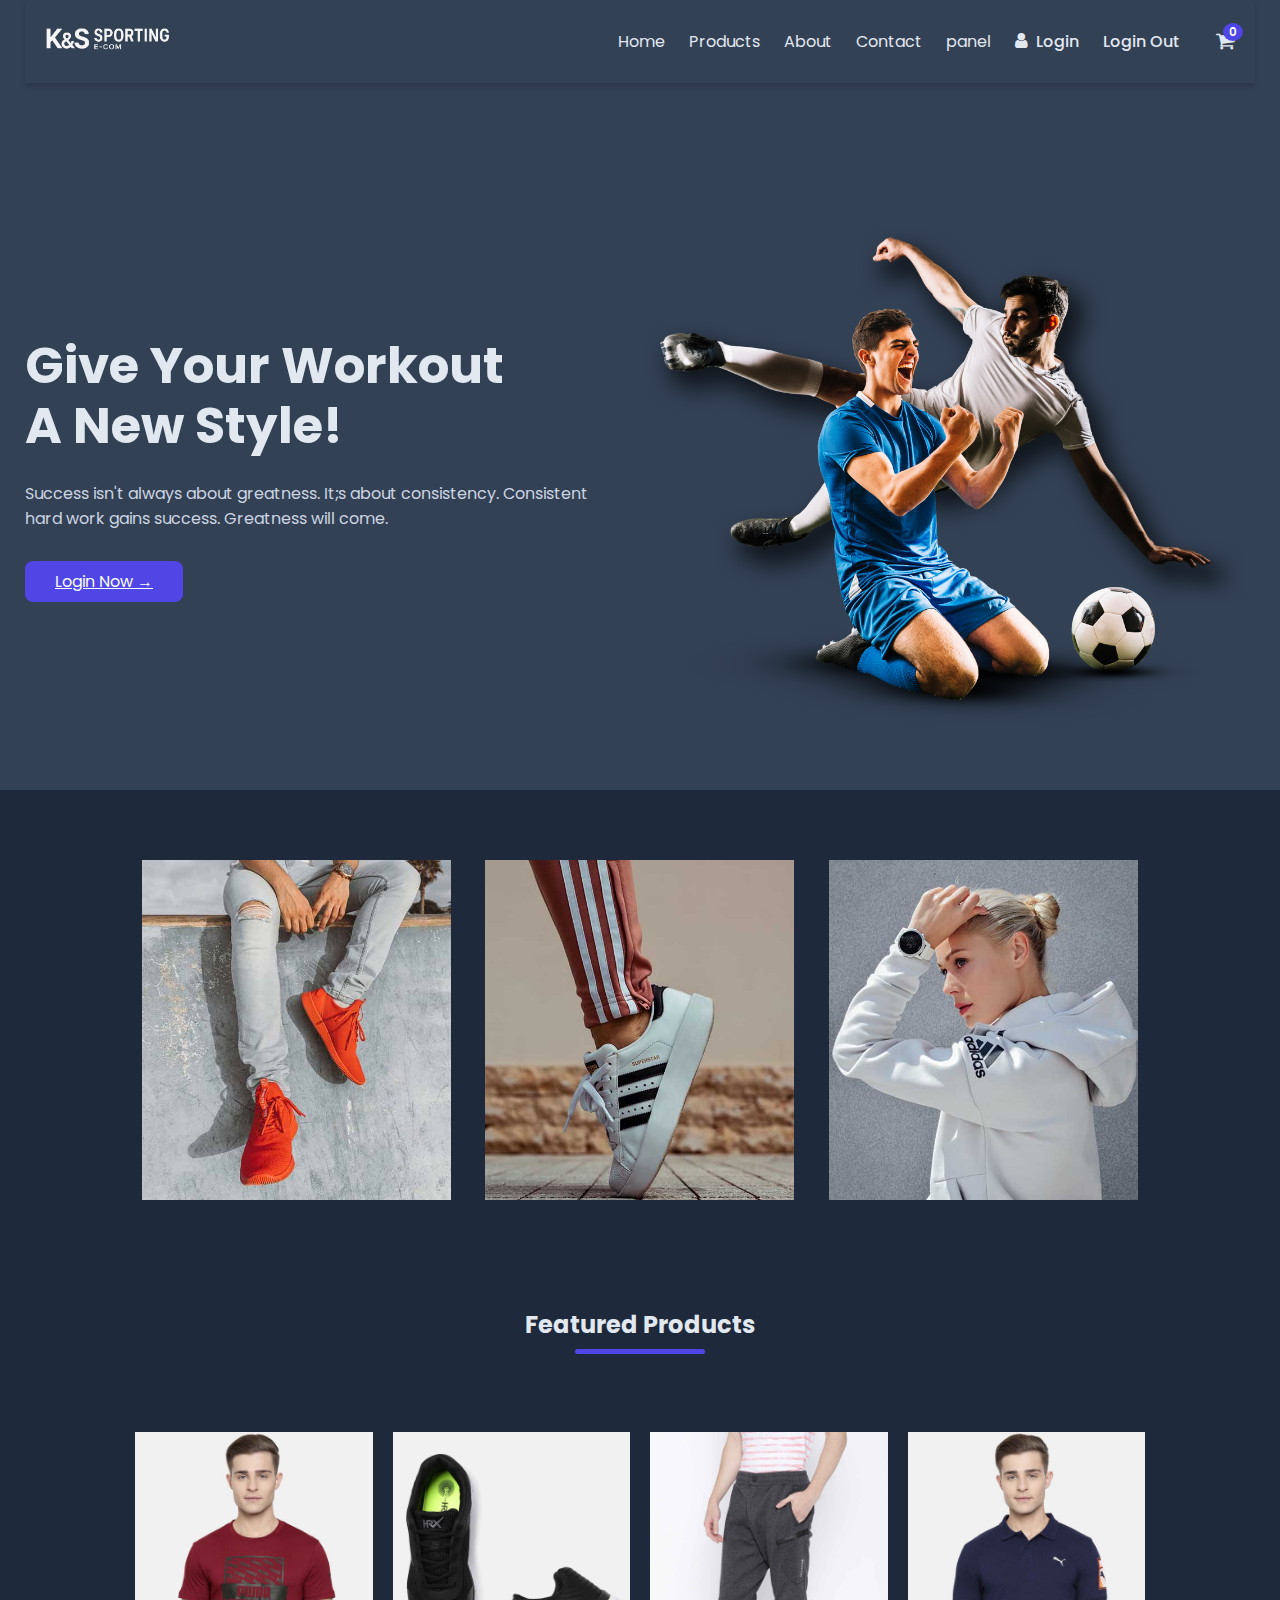
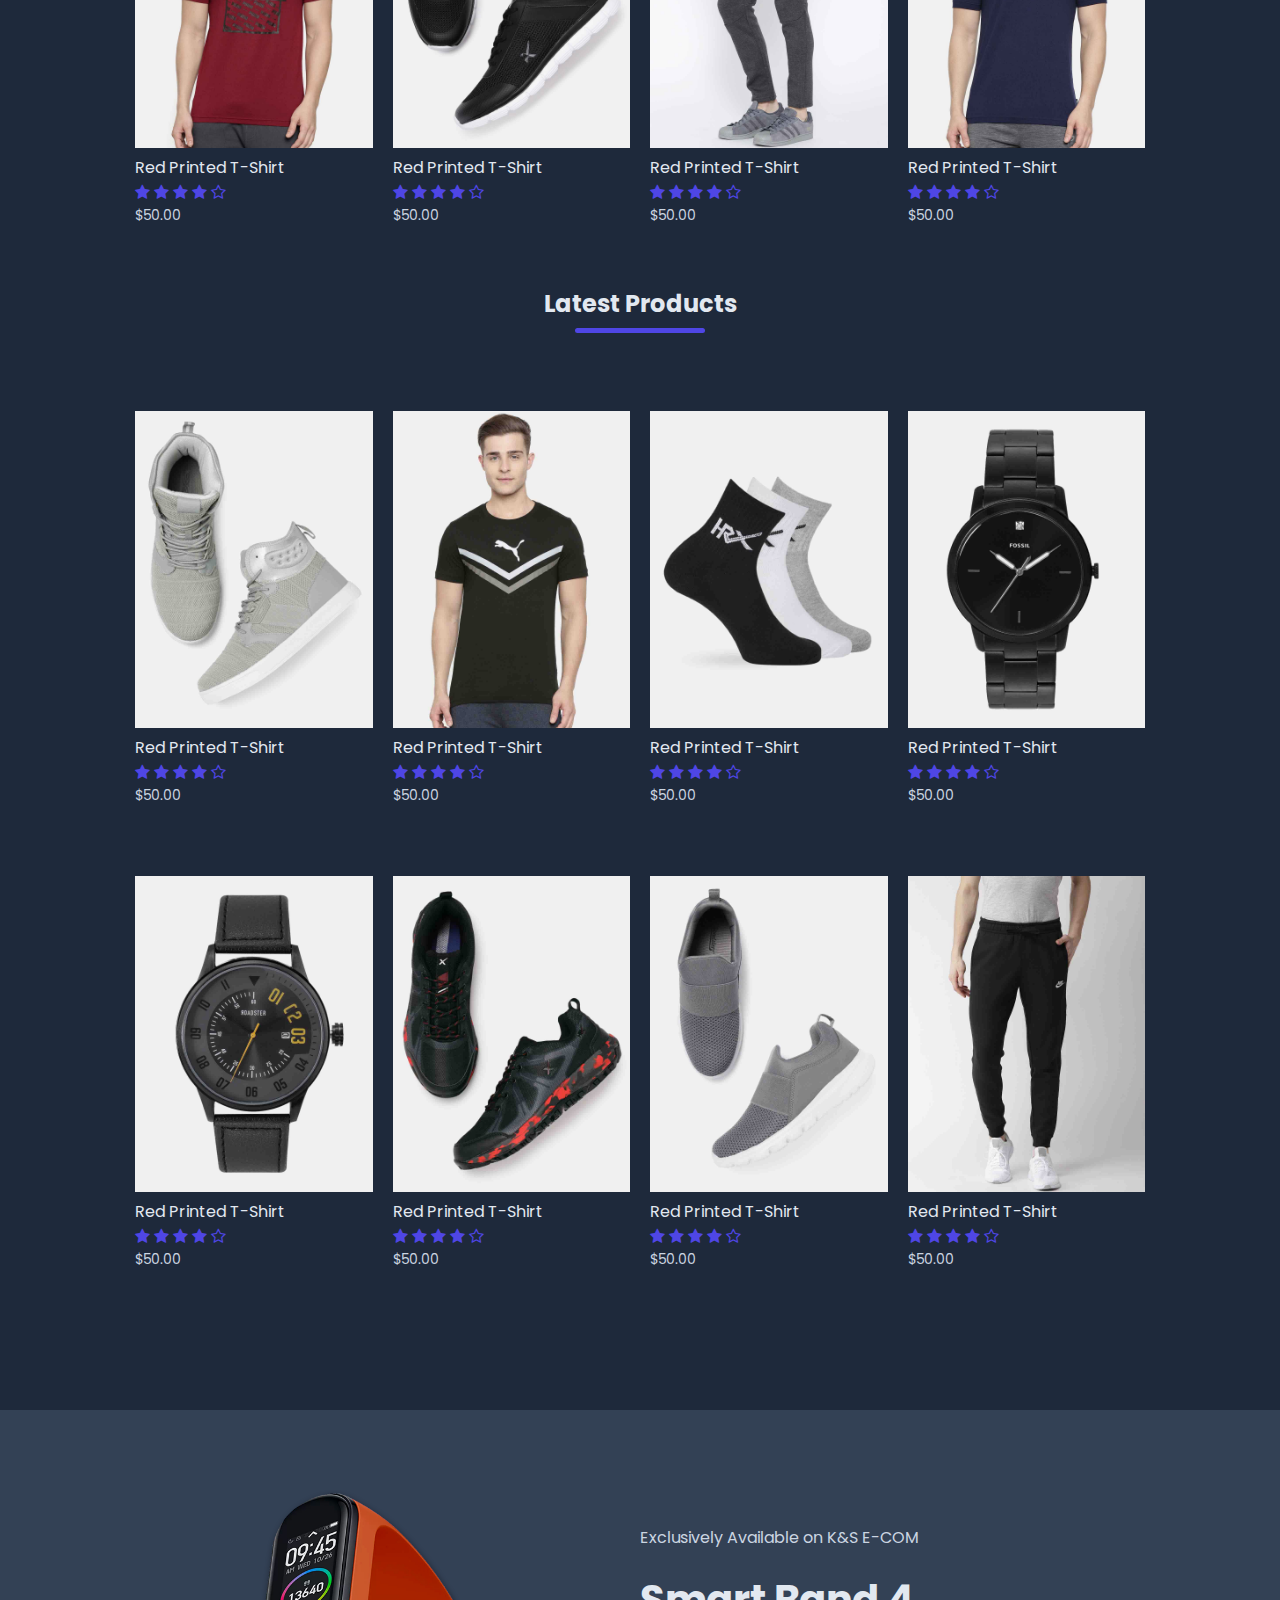
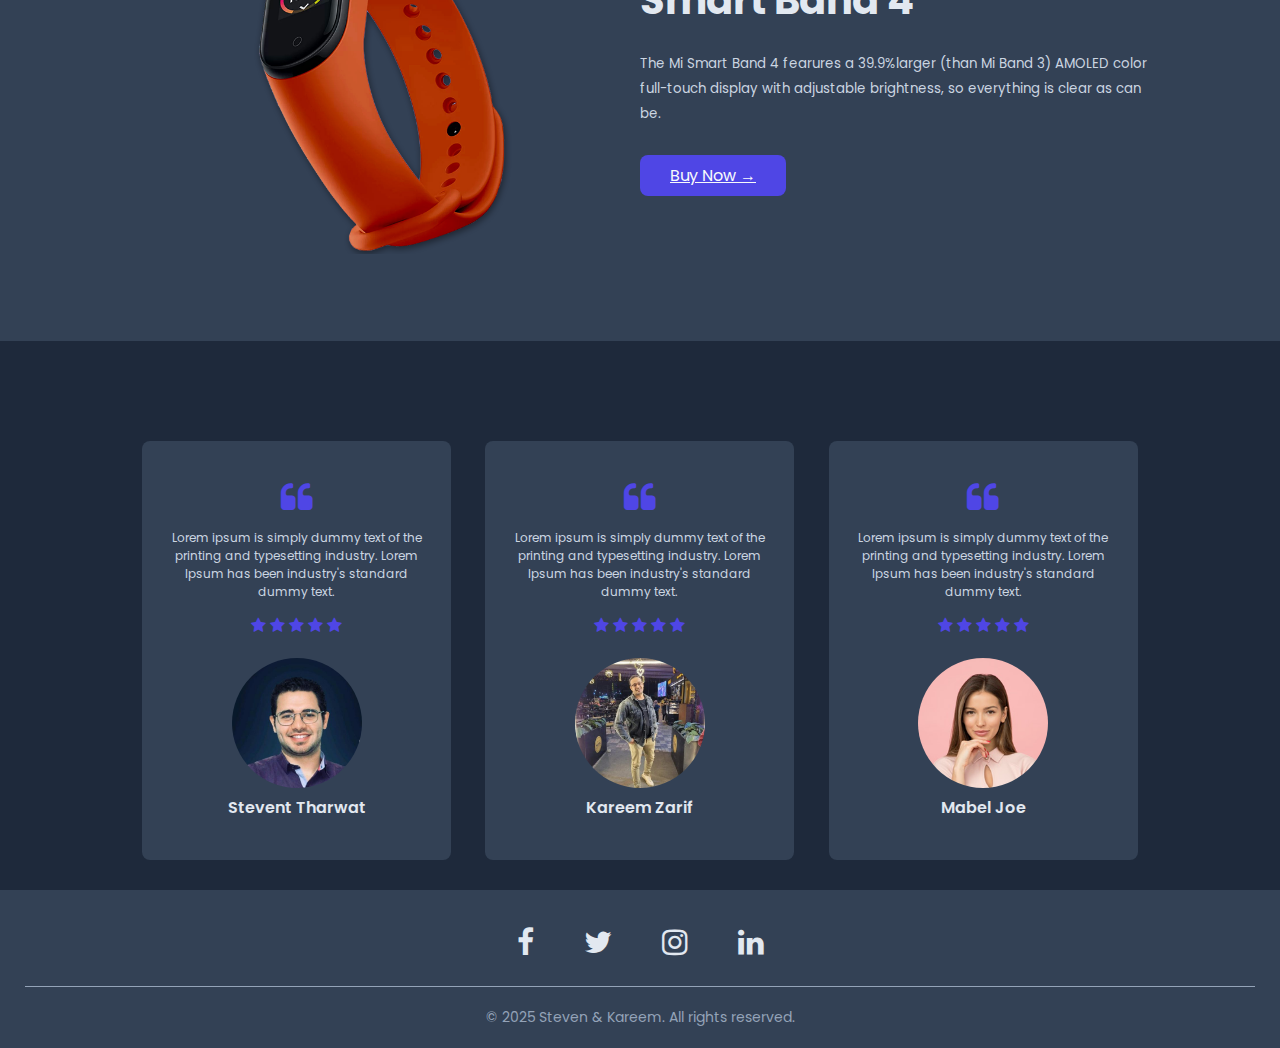
<file: project/index.html>
<!DOCTYPE html>
<html lang="en">
  <head>
    <meta charset="UTF-8" />
    <meta name="viewport" content="width=device-width, initial-scale=1.0" />
    <title>k&S E-COm</title>
    <link rel="stylesheet" href="static/css/index.css" />
    <link
      href="https://fonts.googleapis.com/css2?family=Poppins:wght@300;400;500;600;700&display=swap"
      rel="stylesheet"
    />
    <link
      rel="stylesheet"
      href="https://stackpath.bootstrapcdn.com/font-awesome/4.7.0/css/font-awesome.min.css"
    />
  </head>

  <body>
    <div class="header">
      <div class="container">
        <div class="navbar">
          <div class="logo">
            <a href="index.html"
              ><img src="static//images/k&S_logo.png" alt="logo" width="125px"
            /></a>
          </div>
          <nav>
            <ul id="MenuItems">
              <li><a href="index.html">Home</a></li>
              <li><a href="screens/products.html">Products</a></li>
              <li><a href="screens/about.html">About</a></li>
              <li><a href="screens/contact.html">Contact</a></li>
              <li><a href="screens/panel/adminP.html">panel</a></li>
              <li>
                <a id="loginA" href="screens/login.html" class="login-btn"
                  ><i class="fa fa-user"></i>
                  <span id="userLogin">Login</span></a
                >
              </li>
              <li>
                <a id="logOutA" class="login-btn">
                  <span id="userLogin">Login Out</span></a
                >
              </li>
            </ul>
          </nav>
          <div class="cart-container">
            <a href="screens/cart.html" class="cart-link">
              <i class="fa fa-shopping-cart"></i>
              <span class="cart-count">0</span>
            </a>
          </div>
          <img
            src="static/images/menu.png"
            class="menu-icon"
            onclick="menutoggle()"
          />
        </div>
        <div class="row">
          <div class="col-2">
            <h1>
              Give Your Workout <br />
              A New Style!
            </h1>
            <p>
              Success isn't always about greatness. It;s about consistency.
              Consistent <br />
              hard work gains success. Greatness will come.
            </p>
            <a id="loginNow" href="screens/login.html" class="btn"
              >Login Now &#8594;</a
            >
          </div>
          <div class="col-2">
            <img src="static/images/image1.png" />
          </div>
        </div>
      </div>
    </div>

    <!-- Feadtued Categories -->

    <div class="categories">
      <div class="small-container">
        <div class="row">
          <div class="col-3">
            <img src="static/images/category-1.jpg" />
          </div>
          <div class="col-3">
            <img src="static/images/category-2.jpg" />
          </div>
          <div class="col-3">
            <img src="static/images/category-3.jpg" />
          </div>
        </div>
      </div>
    </div>

    <!-- Featured Products -->

    <div class="small-container">
      <h2 class="title">Featured Products</h2>
      <div class="row">
        <div class="col-4">
          <a href="screens/product_details.html">
            <img src="static/images/product-1.jpg" alt="Product 1" />
          </a>
          <h4>Red Printed T-Shirt</h4>
          <div class="rating">
            <i class="fa fa-star"></i>
            <i class="fa fa-star"></i>
            <i class="fa fa-star"></i>
            <i class="fa fa-star"></i>
            <i class="fa fa-star-o"></i>
          </div>
          <p>$50.00</p>
        </div>
        <div class="col-4">
          <img src="static/images/product-2.jpg" />
          <h4>Red Printed T-Shirt</h4>
          <div class="rating">
            <i class="fa fa-star"></i>
            <i class="fa fa-star"></i>
            <i class="fa fa-star"></i>
            <i class="fa fa-star"></i>
            <i class="fa fa-star-o"></i>
          </div>
          <p>$50.00</p>
        </div>
        <div class="col-4">
          <img src="static/images/product-3.jpg" />
          <h4>Red Printed T-Shirt</h4>
          <div class="rating">
            <i class="fa fa-star"></i>
            <i class="fa fa-star"></i>
            <i class="fa fa-star"></i>
            <i class="fa fa-star"></i>
            <i class="fa fa-star-o"></i>
          </div>
          <p>$50.00</p>
        </div>
        <div class="col-4">
          <img src="static/images/product-4.jpg" />
          <h4>Red Printed T-Shirt</h4>
          <div class="rating">
            <i class="fa fa-star"></i>
            <i class="fa fa-star"></i>
            <i class="fa fa-star"></i>
            <i class="fa fa-star"></i>
            <i class="fa fa-star-o"></i>
          </div>
          <p>$50.00</p>
        </div>
      </div>
      <h2 class="title">Latest Products</h2>
      <div class="row">
        <div class="col-4">
          <img src="static/images/product-5.jpg" />
          <h4>Red Printed T-Shirt</h4>
          <div class="rating">
            <i class="fa fa-star"></i>
            <i class="fa fa-star"></i>
            <i class="fa fa-star"></i>
            <i class="fa fa-star"></i>
            <i class="fa fa-star-o"></i>
          </div>
          <p>$50.00</p>
        </div>
        <div class="col-4">
          <img src="static/images/product-6.jpg" />
          <h4>Red Printed T-Shirt</h4>
          <div class="rating">
            <i class="fa fa-star"></i>
            <i class="fa fa-star"></i>
            <i class="fa fa-star"></i>
            <i class="fa fa-star"></i>
            <i class="fa fa-star-o"></i>
          </div>
          <p>$50.00</p>
        </div>
        <div class="col-4">
          <img src="static/images/product-7.jpg" />
          <h4>Red Printed T-Shirt</h4>
          <div class="rating">
            <i class="fa fa-star"></i>
            <i class="fa fa-star"></i>
            <i class="fa fa-star"></i>
            <i class="fa fa-star"></i>
            <i class="fa fa-star-o"></i>
          </div>
          <p>$50.00</p>
        </div>
        <div class="col-4">
          <img src="static/images/product-8.jpg" />
          <h4>Red Printed T-Shirt</h4>
          <div class="rating">
            <i class="fa fa-star"></i>
            <i class="fa fa-star"></i>
            <i class="fa fa-star"></i>
            <i class="fa fa-star"></i>
            <i class="fa fa-star-o"></i>
          </div>
          <p>$50.00</p>
        </div>
      </div>
      <div class="row">
        <div class="col-4">
          <img src="static/images/product-9.jpg" />
          <h4>Red Printed T-Shirt</h4>
          <div class="rating">
            <i class="fa fa-star"></i>
            <i class="fa fa-star"></i>
            <i class="fa fa-star"></i>
            <i class="fa fa-star"></i>
            <i class="fa fa-star-o"></i>
          </div>
          <p>$50.00</p>
        </div>
        <div class="col-4">
          <img src="static/images/product-10.jpg" />
          <h4>Red Printed T-Shirt</h4>
          <div class="rating">
            <i class="fa fa-star"></i>
            <i class="fa fa-star"></i>
            <i class="fa fa-star"></i>
            <i class="fa fa-star"></i>
            <i class="fa fa-star-o"></i>
          </div>
          <p>$50.00</p>
        </div>
        <div class="col-4">
          <img src="static/images/product-11.jpg" />
          <h4>Red Printed T-Shirt</h4>
          <div class="rating">
            <i class="fa fa-star"></i>
            <i class="fa fa-star"></i>
            <i class="fa fa-star"></i>
            <i class="fa fa-star"></i>
            <i class="fa fa-star-o"></i>
          </div>
          <p>$50.00</p>
        </div>
        <div class="col-4">
          <img src="static/images/product-12.jpg" />
          <h4>Red Printed T-Shirt</h4>
          <div class="rating">
            <i class="fa fa-star"></i>
            <i class="fa fa-star"></i>
            <i class="fa fa-star"></i>
            <i class="fa fa-star"></i>
            <i class="fa fa-star-o"></i>
          </div>
          <p>$50.00</p>
        </div>
      </div>
    </div>

    <!-- Offer -->
    <div class="offer">
      <div class="small-container">
        <div class="row">
          <div class="col-2">
            <img src="static/images/exclusive.png" class="offer-img" />
          </div>
          <div class="col-2">
            <p>Exclusively Available on K&S E-COM</p>
            <h2>Smart Band 4</h2>
            <small
              >The Mi Smart Band 4 fearures a 39.9%larger (than Mi Band 3)
              AMOLED color full-touch display with adjustable brightness, so
              everything is clear as can be.<br
            /></small>
            <a href="screens/products.html" class="btn">Buy Now &#8594;</a>
          </div>
        </div>
      </div>
    </div>

    <!-- Testimonial -->
    <div class="testimonial">
      <div class="small-container">
        <div class="row">
          <div class="col-3">
            <i class="fa fa-quote-left"></i>
            <p>
              Lorem ipsum is simply dummy text of the printing and typesetting
              industry. Lorem Ipsum has been industry's standard dummy text.
            </p>
            <div class="rating">
              <i class="fa fa-star"></i>
              <i class="fa fa-star"></i>
              <i class="fa fa-star"></i>
              <i class="fa fa-star"></i>
              <i class="fa fa-star"></i>
            </div>
            <img src="static/images/Steven.jpeg" />
            <h3>Stevent Tharwat</h3>
          </div>
          <div class="col-3">
            <i class="fa fa-quote-left"></i>
            <p>
              Lorem ipsum is simply dummy text of the printing and typesetting
              industry. Lorem Ipsum has been industry's standard dummy text.
            </p>
            <div class="rating">
              <i class="fa fa-star"></i>
              <i class="fa fa-star"></i>
              <i class="fa fa-star"></i>
              <i class="fa fa-star"></i>
              <i class="fa fa-star"></i>
            </div>
            <img src="static/images/kareem.jpeg" />
            <h3>Kareem Zarif</h3>
          </div>
          <div class="col-3">
            <i class="fa fa-quote-left"></i>
            <p>
              Lorem ipsum is simply dummy text of the printing and typesetting
              industry. Lorem Ipsum has been industry's standard dummy text.
            </p>
            <div class="rating">
              <i class="fa fa-star"></i>
              <i class="fa fa-star"></i>
              <i class="fa fa-star"></i>
              <i class="fa fa-star"></i>
              <i class="fa fa-star"></i>
            </div>
            <img src="static/images/user-3.png" />
            <h3>Mabel Joe</h3>
          </div>
        </div>
      </div>
    </div>

    <!-- Footer -->
    <div class="footer">
      <div class="container">
        <div class="social-media">
          <a href="#" class="social-icon"><i class="fa fa-facebook"></i></a>
          <a href="#" class="social-icon"><i class="fa fa-twitter"></i></a>
          <a href="#" class="social-icon"><i class="fa fa-instagram"></i></a>
          <a href="#" class="social-icon"><i class="fa fa-linkedin"></i></a>
        </div>
        <hr />
        <p class="copyright">© 2025 Steven & Kareem. All rights reserved.</p>
      </div>
    </div>

    <!-- javascript -->
    <script src="/project/static/js/globalFuncs.js"></script>
    <script type="module" src="static/js/index.js"></script>
  </body>
</html>
</file>
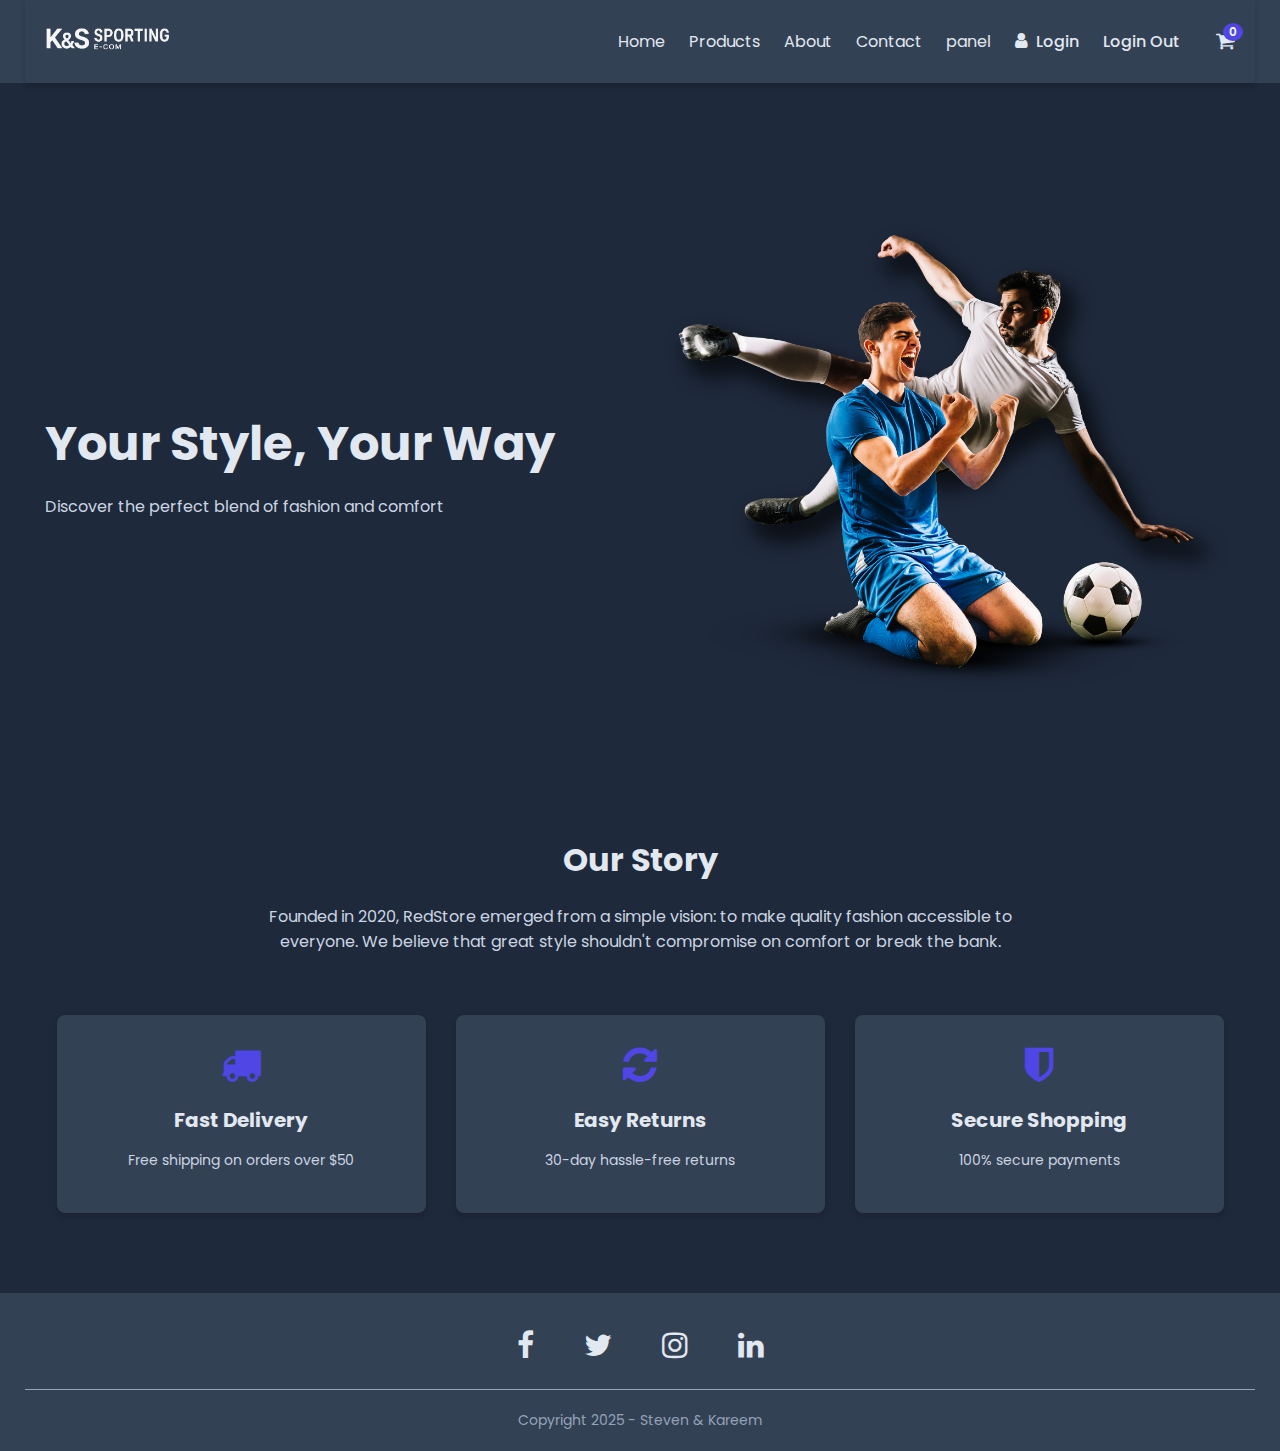
<file: project/screens/about.html>
<!DOCTYPE html>
<html lang="en">
  <head>
    <meta charset="UTF-8" />
    <meta name="viewport" content="width=device-width, initial-scale=1.0" />
    <title>RedStore | About Us</title>
    <link rel="stylesheet" href="../static/css/about.css" />
    <link
      href="https://fonts.googleapis.com/css2?family=Poppins:wght@300;400;500;600;700&display=swap"
      rel="stylesheet"
    />
    <link
      rel="stylesheet"
      href="https://stackpath.bootstrapcdn.com/font-awesome/4.7.0/css/font-awesome.min.css"
    />
  </head>

  <body>
    <div class="header">
      <div class="container">
        <div class="navbar">
          <div class="logo">
            <a href="../index.html">
              <img
                src="../static/images/k&S_logo.png"
                alt="logo"
                width="125px"
              />
            </a>
          </div>
          <nav>
            <ul id="MenuItems">
              <li><a href="../index.html">Home</a></li>
              <li><a href="products.html">Products</a></li>
              <li><a href="about.html" class="active">About</a></li>
              <li><a href="contact.html">Contact</a></li>
              <li><a href="panel/adminP.html">panel</a></li>
              <li>
                <a id="loginA" href="login.html" class="login-btn"
                  ><i class="fa fa-user"></i>
                  <span id="userLogin">Login</span></a
                >
              </li>
              <li>
                <a id="logOutA" class="login-btn">
                  <span id="userLogin">Login Out</span></a
                >
              </li>
            </ul>
          </nav>
          <div class="cart-container">
            <a href="cart.html" class="cart-link">
              <i class="fa fa-shopping-cart"></i>
              <span class="cart-count">0</span>
            </a>
          </div>
          <img
            src="../static/images/menu.png"
            class="menu-icon"
            onclick="menutoggle()"
          />
        </div>
      </div>
    </div>

    <!-- About Content -->
    <div class="about-container">
      <div class="container">
        <div class="row">
          <div class="col-2">
            <h1>Your Style, Your Way</h1>
            <p>Discover the perfect blend of fashion and comfort</p>
          </div>
          <div class="col-2">
            <img src="../static/images/image1.png" alt="About Us" />
          </div>
        </div>

        <div class="about-content">
          <div class="section">
            <h2>Our Story</h2>
            <p>
              Founded in 2020, RedStore emerged from a simple vision: to make
              quality fashion accessible to everyone. We believe that great
              style shouldn't compromise on comfort or break the bank.
            </p>
          </div>

          <div class="row features">
            <div class="col-3">
              <i class="fa fa-truck"></i>
              <h3>Fast Delivery</h3>
              <p>Free shipping on orders over $50</p>
            </div>
            <div class="col-3">
              <i class="fa fa-refresh"></i>
              <h3>Easy Returns</h3>
              <p>30-day hassle-free returns</p>
            </div>
            <div class="col-3">
              <i class="fa fa-shield"></i>
              <h3>Secure Shopping</h3>
              <p>100% secure payments</p>
            </div>
          </div>
        </div>
      </div>
    </div>

    <!-- Footer -->
    <div class="footer">
      <div class="container">
        <div class="social-media">
          <a href="#" class="social-icon"><i class="fa fa-facebook"></i></a>
          <a href="#" class="social-icon"><i class="fa fa-twitter"></i></a>
          <a href="#" class="social-icon"><i class="fa fa-instagram"></i></a>
          <a href="#" class="social-icon"><i class="fa fa-linkedin"></i></a>
        </div>
        <hr />
        <p class="copyright">Copyright 2025 - Steven & Kareem</p>
      </div>
    </div>

    <script type="module" src="../static/js/about.js"></script>
    <script src="../static/js/globalFuncs.js"></script>
  </body>
</html>
</file>
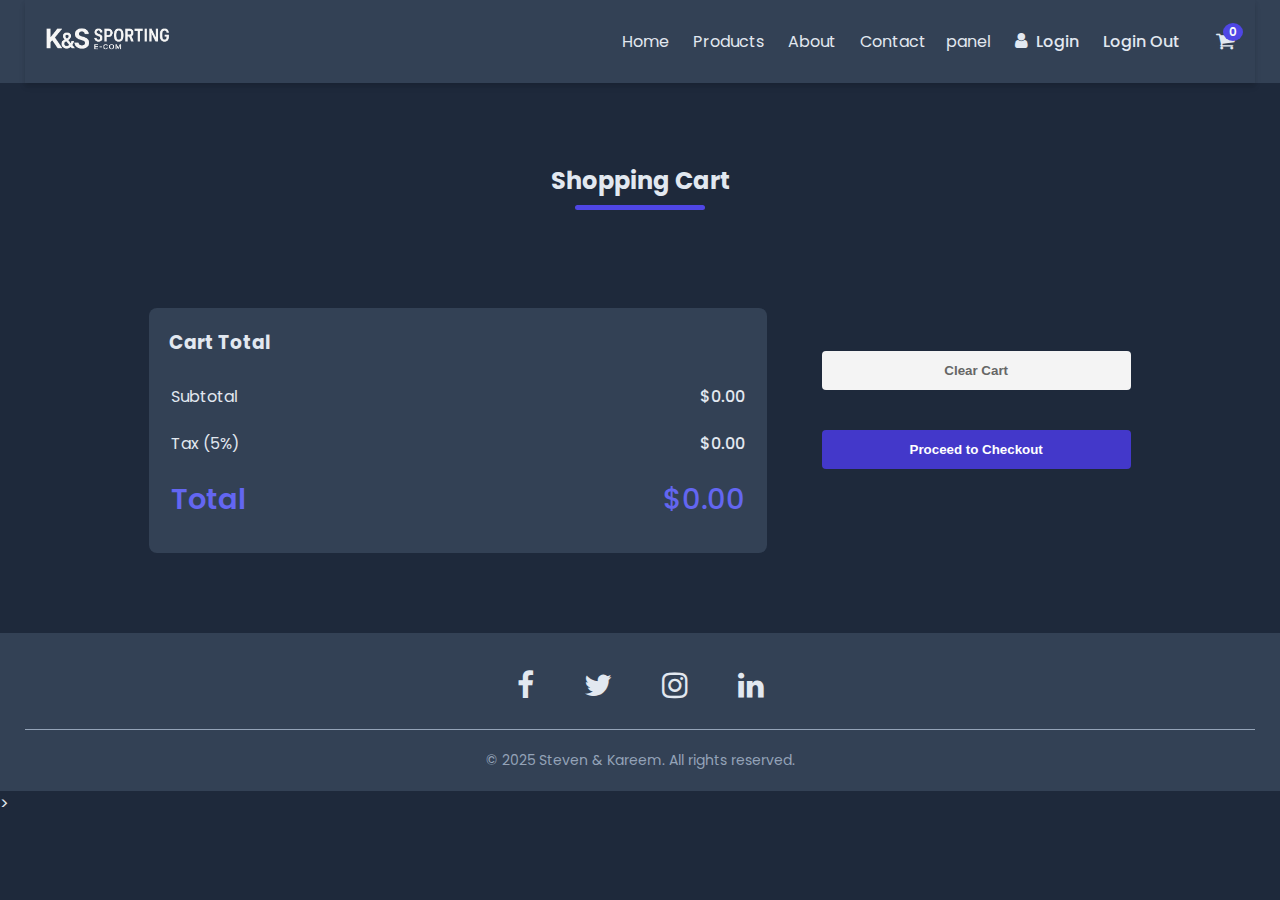
<file: project/screens/cart.html>
<!DOCTYPE html>
<html lang="en">
  <head>
    <meta charset="UTF-8" />
    <meta name="viewport" content="width=device-width, initial-scale=1.0" />
    <title>Shopping Cart - k&S E-COM</title>
    <!-- <link rel="stylesheet" href="../static/css/index.css" />
  <link rel="stylesheet" href="../static/css/products.css" /> -->
    <link rel="stylesheet" href="../static/css/cart.css" />
    <link
      href="https://fonts.googleapis.com/css2?family=Poppins:wght@300;400;500;600;700&display=swap"
      rel="stylesheet"
    />
    <link
      rel="stylesheet"
      href="https://stackpath.bootstrapcdn.com/font-awesome/4.7.0/css/font-awesome.min.css"
    />
    <script type="module" src="../static/js/cart.js"></script>
  </head>

  <body>
    <div class="header">
      <div class="container">
        <div class="navbar">
          <div class="logo">
            <a href="../index.html"
              ><img
                src="../static/images/k&S_logo.png"
                alt="logo"
                width="125px"
            /></a>
          </div>
          <nav>
            <ul id="MenuItems">
              <li><a href="../index.html">Home</a></li>
              <li><a href="products.html">Products</a></li>
              <li><a href="about.html">About</a></li>
              <li><a href="contact.html">Contact</a></li><li><a href="panel/adminP.html">panel</a></li>
              <li>
                <a id="loginA" href="login.html" class="login-btn"
                  ><i class="fa fa-user"></i>
                  <span id="userLogin">Login</span></a
                >
              </li>
              <li>
                <a id="logOutA" class="login-btn">
                  <span id="userLogin">Login Out</span></a
                >
              </li>
            </ul>
          </nav>
          <div class="cart-container">
            <a href="cart.html" class="cart-link">
              <i class="fa fa-shopping-cart"></i>
              <span class="cart-count">0</span>
            </a>
          </div>
          <img
            src="../static/images/menu.png"
            class="menu-icon"
            onclick="menutoggle()"
          />
        </div>
      </div>
    </div>

    <!-- Cart Items -->
    <div class="cart-page">
      <div class="small-container">
        <h2 class="title">Shopping Cart</h2>
        <div id="cart-items" class="cart-items">
          <!-- Cart items will be dynamically inserted here by cart.js -->
        </div>

        <div class="cart-summary">
          <div class="cart-total">
            <h3>Cart Total</h3>
            <table>
              <tr>
                <td>Subtotal</td>
                <td id="subtotal">$0.00</td>
              </tr>
              <tr>
                <td>Tax (5%)</td>
                <td id="tax">$0.00</td>
              </tr>
              <tr class="total">
                <td>Total</td>
                <td id="total">$0.00</td>
              </tr>
            </table>
          </div>
          <div class="cart-actions">
            <button id="clear-cart">Clear Cart</button>
            <button id="checkout" class="btn">Proceed to Checkout</button>
          </div>
        </div>
      </div>
    </div>

    <!-- Footer -->
    <div class="footer">
      <div class="container">
        <div class="social-media">
          <a href="#" class="social-icon"><i class="fa fa-facebook"></i></a>
          <a href="#" class="social-icon"><i class="fa fa-twitter"></i></a>
          <a href="#" class="social-icon"><i class="fa fa-instagram"></i></a>
          <a href="#" class="social-icon"><i class="fa fa-linkedin"></i></a>
        </div>
        <hr />
        <p class="copyright">© 2025 Steven & Kareem. All rights reserved.</p>
      </div>
    </div>
    >

    <scrip  type="module" src="../static/js//cart.js"></script>
    <script src="../static/js/globalFuncs.js"></script>
  </body>
</html>
</file>
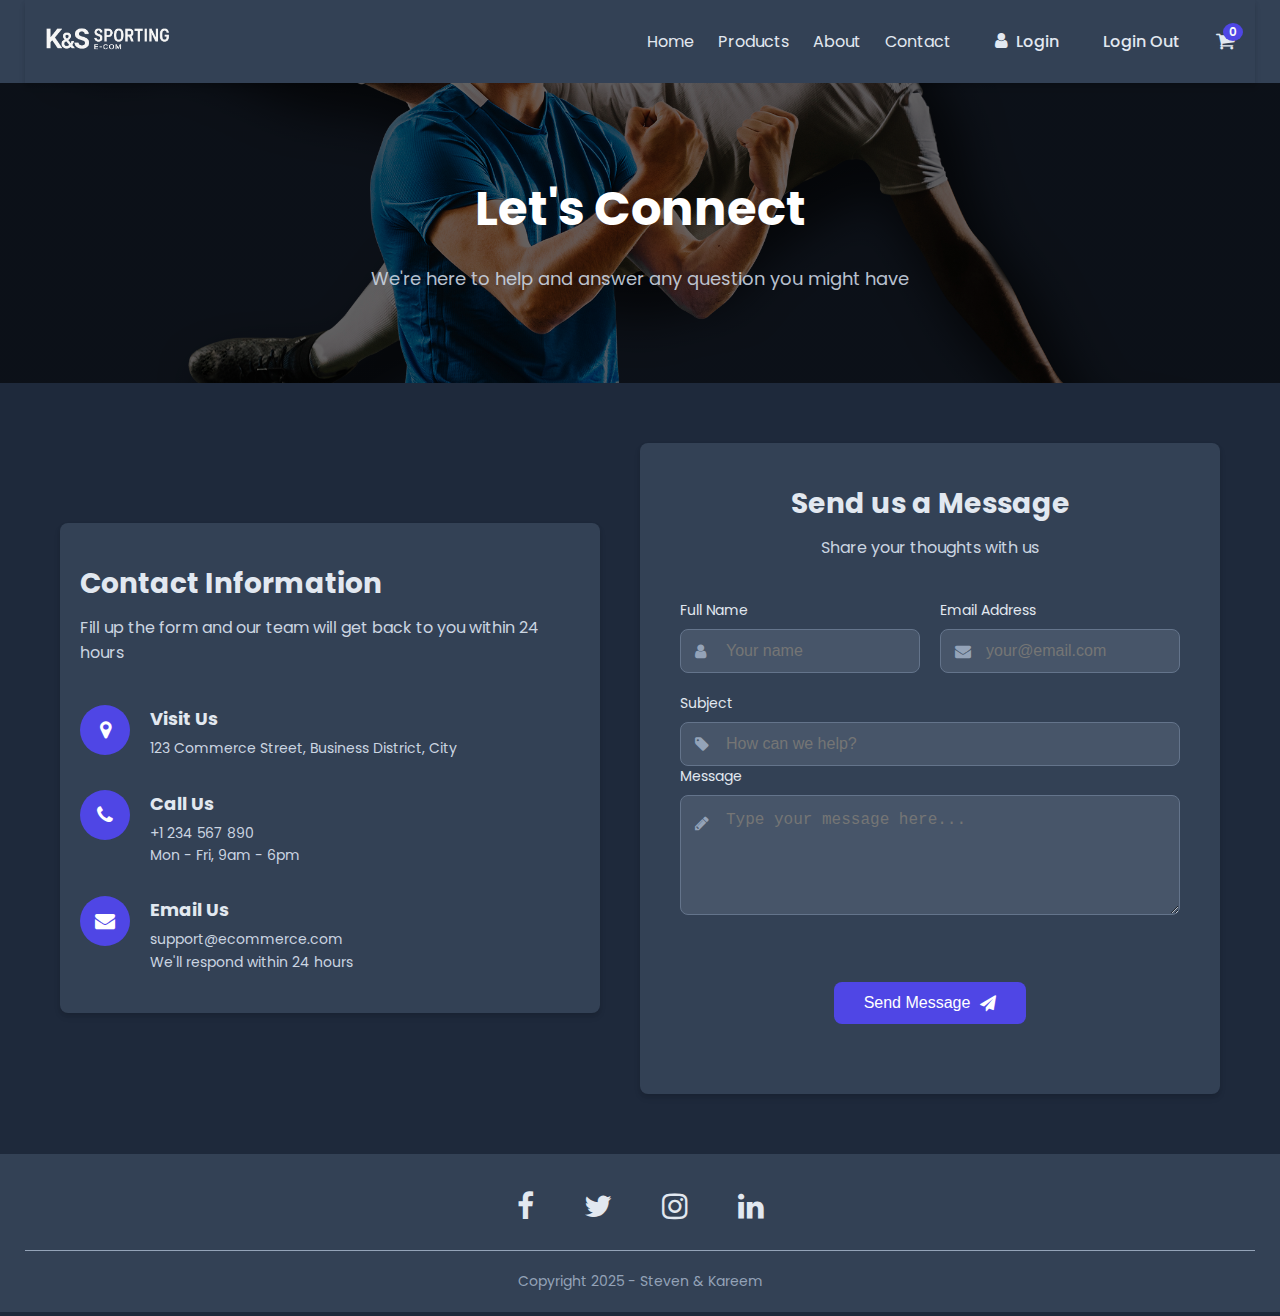
<file: project/screens/contact.html>
<!DOCTYPE html>
<html lang="en">
  <head>
    <meta charset="UTF-8" />
    <meta name="viewport" content="width=device-width, initial-scale=1.0" />
    <title>E-Commerce | Contact Us</title>
    <link rel="stylesheet" href="../static/css/contact.css" />
    <link
      href="https://fonts.googleapis.com/css2?family=Poppins:wght@300;400;500;600;700&display=swap"
      rel="stylesheet"
    />
    <link
      rel="stylesheet"
      href="https://stackpath.bootstrapcdn.com/font-awesome/4.7.0/css/font-awesome.min.css"
    />
  </head>

  <body>
    <div class="header">
      <div class="container">
        <div class="navbar">
          <div class="logo">
            <a href="../index.html">
              <img
                src="../static/images/k&S_logo.png"
                alt="logo"
                width="125px"
              />
            </a>
          </div>
          <nav>
            <ul id="MenuItems">
              <li><a href="../index.html">Home</a></li>
              <li><a href="products.html">Products</a></li>
              <li><a href="about.html">About</a></li>
              <li><a href="contact.html" class="active">Contact</a></li>
              <li>
                <a id="loginA" href="login.html" class="login-btn"
                  ><i class="fa fa-user"></i>
                  <span id="userLogin">Login</span></a
                >
              </li>
              <li>
                <a id="logOutA" class="login-btn">
                  <span id="userLogin">Login Out</span></a
                >
              </li>
            </ul>
          </nav>
          <div class="cart-container">
            <a href="cart.html" class="cart-link">
              <i class="fa fa-shopping-cart"></i>
              <span class="cart-count">0</span>
            </a>
          </div>

          <img
            src="../static/images/menu.png"
            class="menu-icon"
            onclick="menutoggle()"
          />
        </div>
      </div>
    </div>

    <!-- Hero Section -->
    <div class="hero-section">
      <div class="hero-content">
        <h1>Let's Connect</h1>
        <p>We're here to help and answer any question you might have</p>
      </div>
    </div>

    <!-- Contact Section -->
    <div class="contact-container">
      <div class="row">
        <div class="contact-info">
          <div class="info-header">
            <h2>Contact Information</h2>
            <p>
              Fill up the form and our team will get back to you within 24 hours
            </p>
          </div>

          <div class="info-items">
            <div class="info-item">
              <div class="icon-circle">
                <i class="fa fa-map-marker"></i>
              </div>
              <div class="info-content">
                <h3>Visit Us</h3>
                <p>123 Commerce Street, Business District, City</p>
              </div>
            </div>

            <div class="info-item">
              <div class="icon-circle">
                <i class="fa fa-phone"></i>
              </div>
              <div class="info-content">
                <h3>Call Us</h3>
                <p>+1 234 567 890</p>
                <p>Mon - Fri, 9am - 6pm</p>
              </div>
            </div>

            <div class="info-item">
              <div class="icon-circle">
                <i class="fa fa-envelope"></i>
              </div>
              <div class="info-content">
                <h3>Email Us</h3>
                <p>support@ecommerce.com</p>
                <p>We'll respond within 24 hours</p>
              </div>
            </div>
          </div>
        </div>

        <div class="contact-form">
          <div class="form-header">
            <h2>Send us a Message</h2>
            <p>Share your thoughts with us</p>
          </div>

          <form id="contactForm">
            <div class="form-row">
              <div class="form-group">
                <label for="name">Full Name</label>
                <div class="input-group">
                  <input
                    type="text"
                    id="name"
                    class="form-control"
                    placeholder="Your name"
                    required
                  />
                  <i class="fa fa-user"></i>
                </div>
                <div class="error-message" id="nameError">
                  Please enter your name
                </div>
              </div>

              <div class="form-group">
                <label for="email">Email Address</label>
                <div class="input-group">
                  <input
                    type="email"
                    id="email"
                    class="form-control"
                    placeholder="your@email.com"
                    required
                  />
                  <i class="fa fa-envelope"></i>
                </div>
                <div class="error-message" id="emailError">
                  Please enter a valid email address
                </div>
              </div>
            </div>

            <div class="form-group">
              <label for="subject">Subject</label>
              <div class="input-group">
                <input
                  type="text"
                  id="subject"
                  class="form-control"
                  placeholder="How can we help?"
                  required
                />
                <i class="fa fa-tag"></i>
              </div>
              <div class="error-message" id="subjectError">
                Please enter a subject
              </div>
            </div>

            <div class="form-group">
              <label for="message">Message</label>
              <div class="input-group">
                <textarea
                  id="message"
                  class="form-control"
                  placeholder="Type your message here..."
                  rows="5"
                  required
                ></textarea>
                <i class="fa fa-pencil"></i>
              </div>
              <div class="error-message" id="messageError">
                Please enter your message
              </div>
            </div>

            <div class="form-footer">
              <button type="submit" class="btn">
                <span>Send Message</span>
                <i class="fa fa-paper-plane"></i>
              </button>
            </div>
          </form>
        </div>
      </div>
    </div>

    <!-- Footer -->
    <div class="footer">
      <div class="container">
        <div class="social-media">
          <a href="#" class="social-icon"><i class="fa fa-facebook"></i></a>
          <a href="#" class="social-icon"><i class="fa fa-twitter"></i></a>
          <a href="#" class="social-icon"><i class="fa fa-instagram"></i></a>
          <a href="#" class="social-icon"><i class="fa fa-linkedin"></i></a>
        </div>
        <hr />
        <p class="copyright">Copyright 2025 - Steven & Kareem</p>
      </div>
    </div>

    <script type="module" src="../static/js/contact.js"></script>
    <script src="../static/js/globalFuncs.js"></script>
  </body>
</html>
</file>
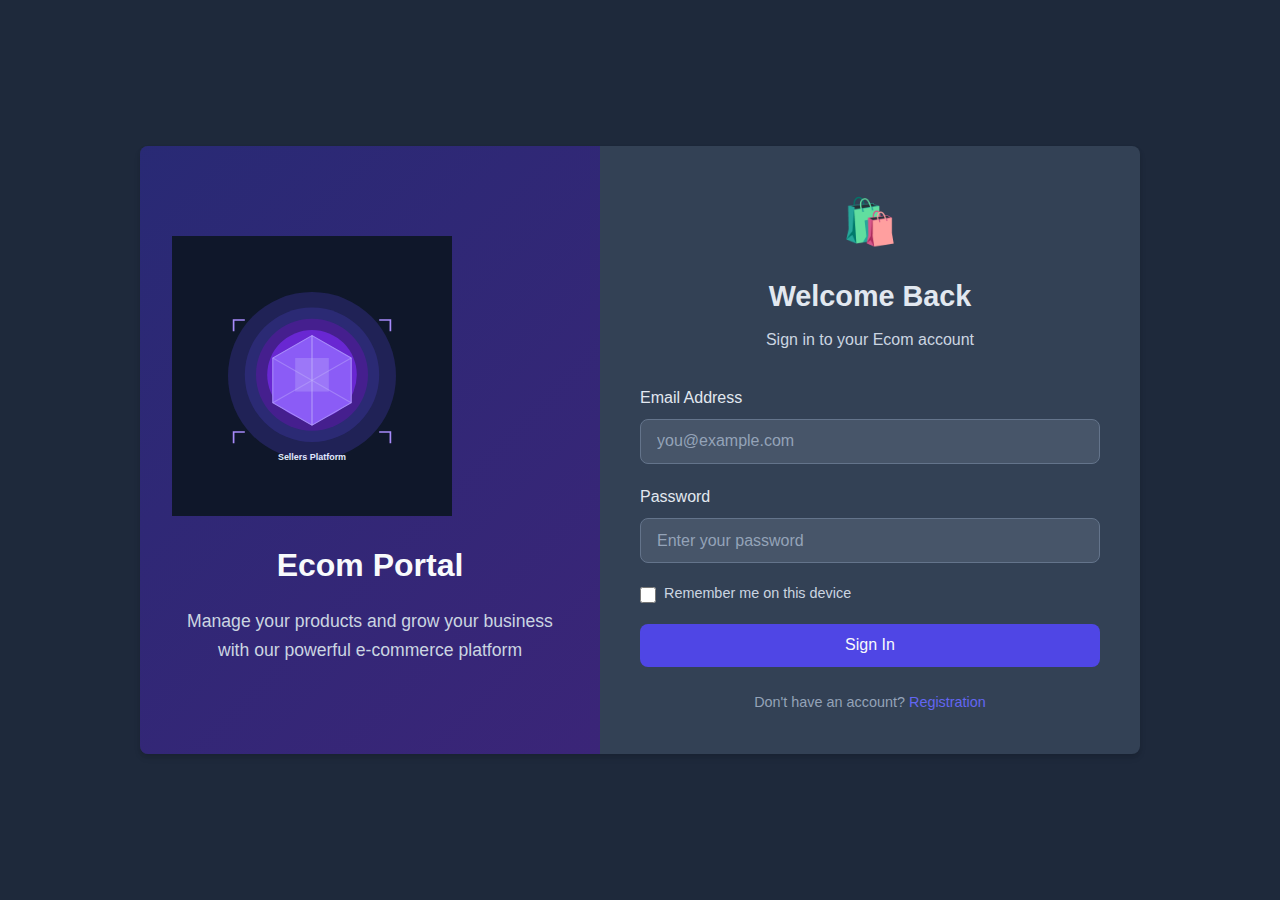
<file: project/screens/login.html>
<!DOCTYPE html>
<html lang="en">
  <head>
    <meta charset="UTF-8" />
    <meta name="viewport" content="width=device-width, initial-scale=1.0" />
    <title>E-Commerce Ecom Portal | Login</title>
    <link rel="stylesheet" href="../static/css/login.css" />
    <script type="module" src="../static/js/login.js"></script>
  </head>
  <body>
    <div class="container">
      <div class="image-section">
        <div class="image-overlay"></div>
        <div class="image-content">
          <div class="image-illustration"></div>
          <h2>Ecom Portal</h2>
          <p>
            Manage your products and grow your business with our powerful
            e-commerce platform
          </p>
        </div>
      </div>

      <div class="login-section">
        <div class="login-header">
          <div class="brand-icon">🛍️</div>
          <h1>Welcome Back</h1>
          <p>Sign in to your Ecom account</p>
        </div>

        <form class="login-form" id="loginForm">
          <div class="form-group">
            <label for="email">Email Address</label>
            <input
              type="email"
              class="form-control"
              id="email"
              name="email"
              placeholder="you@example.com"
              pattern="^[a-zA-Z0-9._%+\-]+@[a-zA-Z0-9.\-]+\.[a-zA-Z]{2,}$"
              required
            />
            <div class="error-message" id="emailError">
              Please enter a valid email address
            </div>
          </div>

          <div class="form-group">
            <label for="password">Password</label>
            <input
              type="password"
              class="form-control"
              id="password"
              name="password"
              placeholder="Enter your password"
              pattern="^.{3,}$"
              required
            />
            <div class="error-message" id="passwordError">
              Password must be at least 3 characters
            </div>
          </div>

          <div class="checkbox-group">
            <input type="checkbox" id="remember" name="remember" />
            <label for="remember">Remember me on this device</label>
          </div>

          <button type="submit" class="btn">Sign In</button>

          <div class="form-footer">
            <p>
              Don't have an account?
              <a href="registration.html">Registration</a>
            </p>
          </div>
        </form>
      </div>
    </div>
  </body>
</html>
</file>
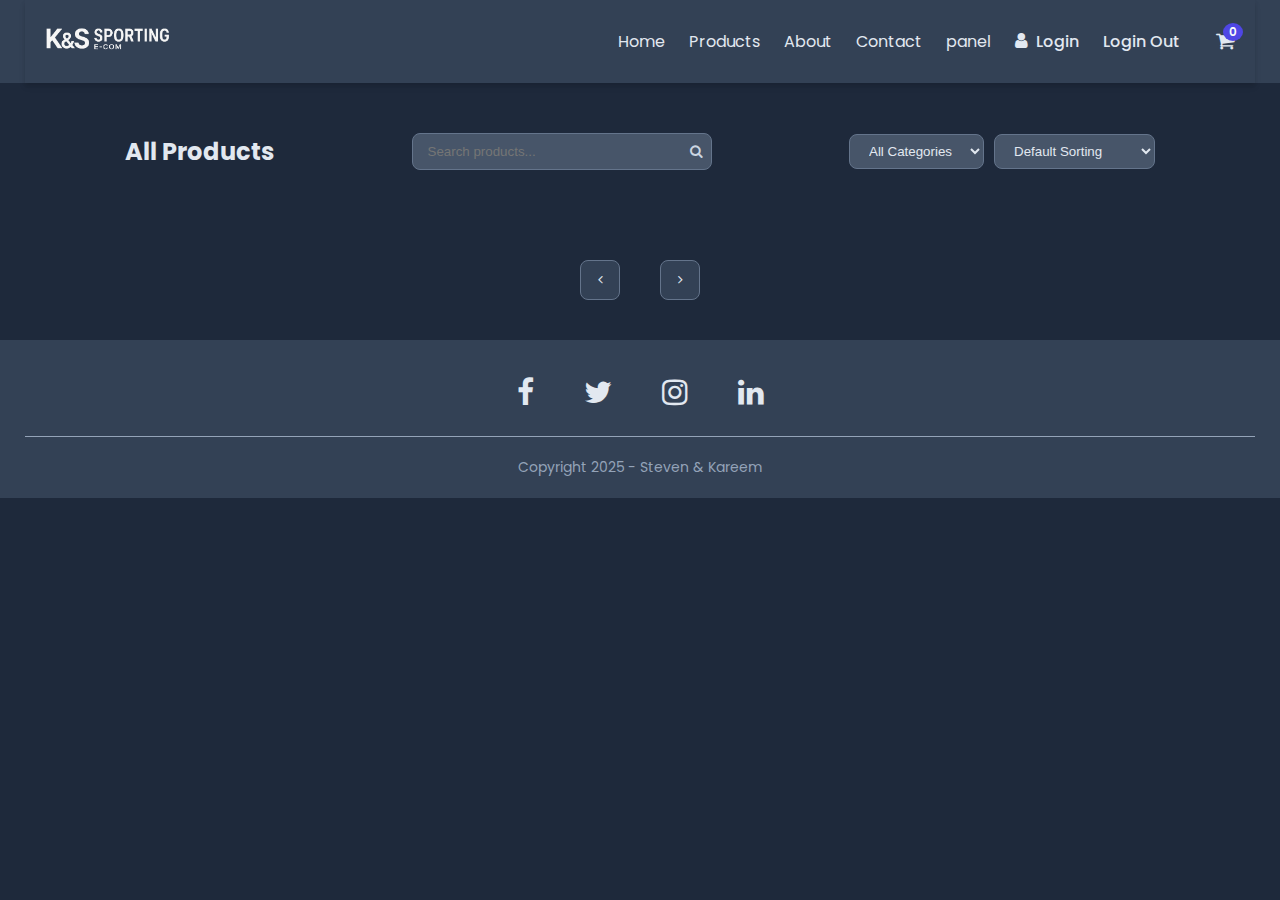
<file: project/screens/products.html>
<!DOCTYPE html>
<html lang="en">
  <head>
    <meta charset="UTF-8" />
    <meta name="viewport" content="width=device-width, initial-scale=1.0" />
    <title>RedStore | Products</title>
    <link rel="stylesheet" href="../static/css/products.css" />
    <link
      href="https://fonts.googleapis.com/css2?family=Poppins:wght@300;400;500;600;700&display=swap"
      rel="stylesheet"
    />
    <link
      rel="stylesheet"
      href="https://stackpath.bootstrapcdn.com/font-awesome/4.7.0/css/font-awesome.min.css"
    />
  </head>

  <body>
    <div class="header">
      <div class="container">
        <div class="navbar">
          <div class="logo">
            <a href="../index.html">
              <img
                src="../static/images/k&S_logo.png"
                alt="logo"
                width="125px"
              />
            </a>
          </div>
          <nav>
            <ul id="MenuItems">
              <li><a href="../index.html">Home</a></li>
              <li><a href="products.html" class="active">Products</a></li>
              <li><a href="about.html">About</a></li>
              <li><a href="contact.html">Contact</a></li>
              <li><a href="panel/adminP.html">panel</a></li>
              <li>
                <a id="loginA" href="login.html" class="login-btn"
                  ><i class="fa fa-user"></i>
                  <span id="userLogin">Login</span></a
                >
              </li>
              <li>
                <a id="logOutA" class="login-btn">
                  <span id="userLogin">Login Out</span></a
                >
              </li>
            </ul>
          </nav>
          <div class="cart-container">
            <a href="cart.html" class="cart-link">
              <i class="fa fa-shopping-cart"></i>
              <span class="cart-count">0</span>
            </a>
          </div>
          <img
            src="../static/images/menu.png"
            class="menu-icon"
            onclick="menutoggle()"
          />
        </div>
      </div>
    </div>

    <div class="products-container">
      <div class="small-container">
        <div class="row row-2">
          <h2>All Products</h2>
          <div class="search-container">
            <input
              type="text"
              id="searchInput"
              placeholder="Search products..."
            />
            <button id="searchBtn"><i class="fa fa-search"></i></button>
          </div>
          <div class="filters">
            <select id="categoryFilter">
              <option value="">All Categories</option>
              <!-- dynamic catgories from db.json -->
            </select>
            <select id="sortFilter">
              <option value="default">Default Sorting</option>
              <option value="price-asc">Price: Low to High</option>
              <option value="price-desc">Price: High to Low</option>
              <option value="rating">By Rating</option>
            </select>
          </div>
        </div>

        <div id="ProductFlex" class="row products-flex">
          <!-- Products will be dynamically inserted here -->
        </div>

        <div id="pagination">
          <button id="prevPage" class="page-btn">
            <i class="fa fa-angle-left"></i>
          </button>
          <div id="pageNumbers" class="page-numbers">
            <!-- Page numbers will be dynamically inserted here -->
          </div>
          <button id="nextPage" class="page-btn">
            <i class="fa fa-angle-right"></i>
          </button>
        </div>
      </div>
    </div>

    <!-- Footer -->
    <div class="footer">
      <div class="container">
        <div class="social-media">
          <a href="#" class="social-icon"><i class="fa fa-facebook"></i></a>
          <a href="#" class="social-icon"><i class="fa fa-twitter"></i></a>
          <a href="#" class="social-icon"><i class="fa fa-instagram"></i></a>
          <a href="#" class="social-icon"><i class="fa fa-linkedin"></i></a>
        </div>
        <hr />
        <p class="copyright">Copyright 2025 - Steven & Kareem</p>
      </div>
    </div>
    <script type="module" src="../static/js/products.js"></script>
    <script src="../static/js/globalFuncs.js"></script>
  </body>
</html>
</file>
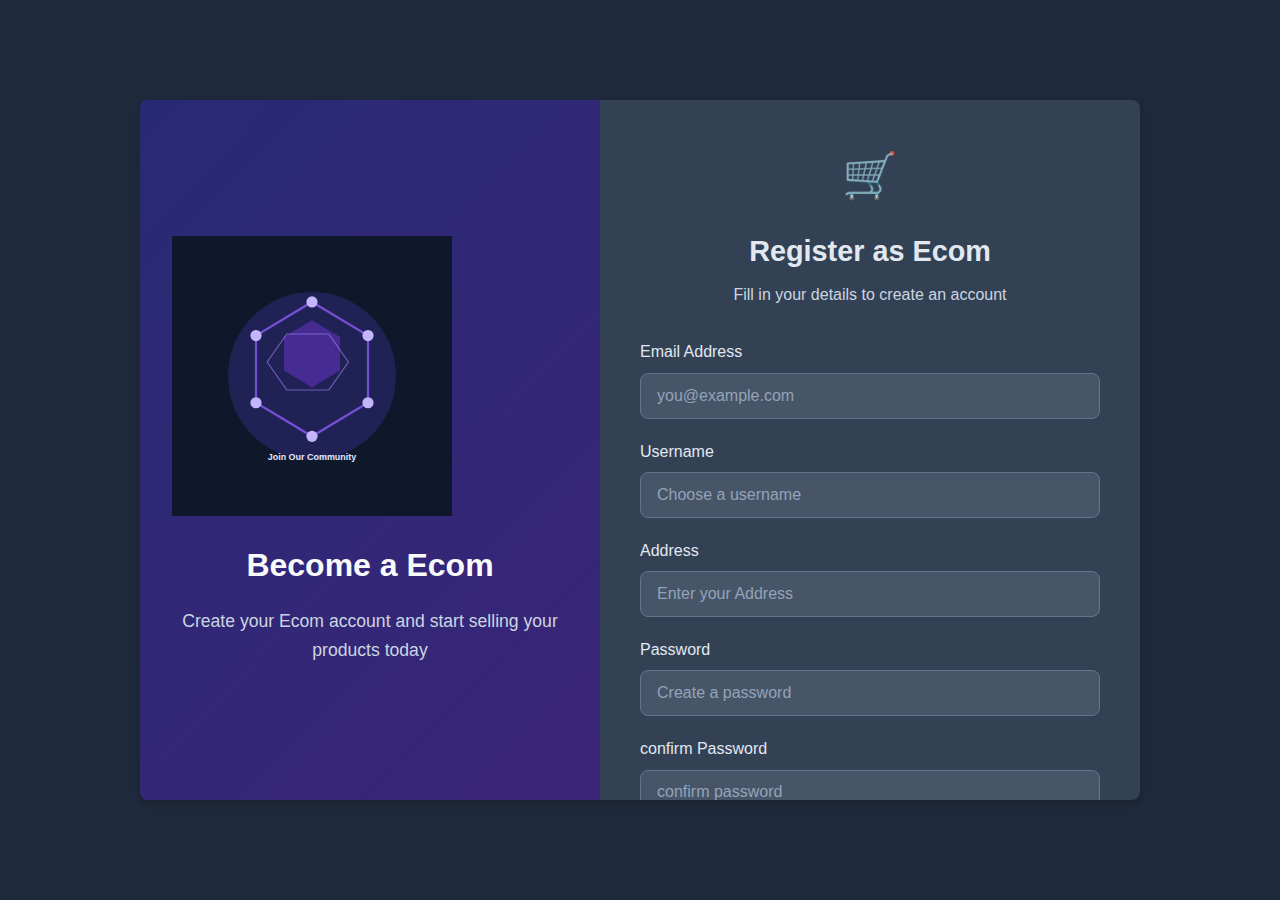
<file: project/screens/registration.html>
<!DOCTYPE html>
<html lang="en">
  <head>
    <meta charset="UTF-8" />
    <meta name="viewport" content="width=device-width, initial-scale=1.0" />
    <title>E-Commerce | Registration</title>
    <link rel="stylesheet" href="../static/css/registration.css" />
    <script type="module" src="../static/js/registration.js"></script>
  </head>
  <body>
    <div class="container">
      <div class="image-section">
        <div class="image-overlay"></div>
        <div class="image-content">
          <div class="image-illustration"></div>
          <h2>Become a Ecom</h2>
          <p>Create your Ecom account and start selling your products today</p>
        </div>
      </div>

      <div class="registration-section">
        <div class="registration-header">
          <div class="brand-icon">🛒</div>
          <h1>Register as Ecom</h1>
          <p>Fill in your details to create an account</p>
        </div>

        <form class="registration-form" id="registrationForm">
          <div class="form-group">
            <label for="email">Email Address</label>
            <input
              type="email"
              class="form-control"
              id="email"
              name="email"
              placeholder="you@example.com"
              pattern="^[a-zA-Z0-9._%+\-]+@[a-zA-Z0-9.\-]+\.[a-zA-Z]{2,}$"
              required
            />
            <div class="error-message" id="emailError">
              Please enter a valid email address
            </div>
            <div class="error-message" id="emailTakenError">
              this email is taken try to login
            </div>
          </div>

          <div class="form-group">
            <label for="username">Username</label>
            <input
              type="text"
              class="form-control"
              id="username"
              name="username"
              placeholder="Choose a username"
              pattern="^[a-zA-Z0-9_-]{3,16}$"
              required
            />
            <div class="error-message" id="usernameError">
              Username must be 3-16 characters and can contain letters, numbers,
              underscores and hyphens
            </div>
          </div>

          <div class="form-group">
            <label for="Address">Address</label>
            <input
              type="text"
              class="form-control"
              id="Address"
              name="Address"
              placeholder="Enter your Address"
              pattern="^.{3,}$"
              required
            />
            <div class="error-message" id="userAddressError">
              Username must be 3-16 characters
            </div>
          </div>

          <div class="form-group">
            <label for="password">Password</label>
            <input
              type="password"
              class="form-control"
              id="password"
              name="password"
              placeholder="Create a password"
              pattern="^.{3,}$"
              required
            />
            <div class="error-message" id="passwordError">
              Password must be at least 3 characters
            </div>
          </div>

          <div class="form-group">
            <label for="cpassword">confirm Password</label>
            <input
              type="password"
              class="form-control"
              id="cpassword"
              name="cpassword"
              placeholder="confirm password"
              pattern="^.{3,}$"
              required
            />
            <div class="error-message" id="cpasswordError">
              Passwords do not match
            </div>
          </div>

          <div class="form-group">
            <label for="role">Role</label>
            <select class="form-control" id="role" name="role" required>
              <option value="buyer" selected>buyer</option>
              <option value="seller">seller</option>
            </select>
          </div>

          <button type="submit" class="btn">Create Account</button>

          <div class="form-footer">
            <p>Already have an account? <a href="login.html">Sign in</a></p>
          </div>
        </form>
      </div>
    </div>
  </body>
</html>
</file>
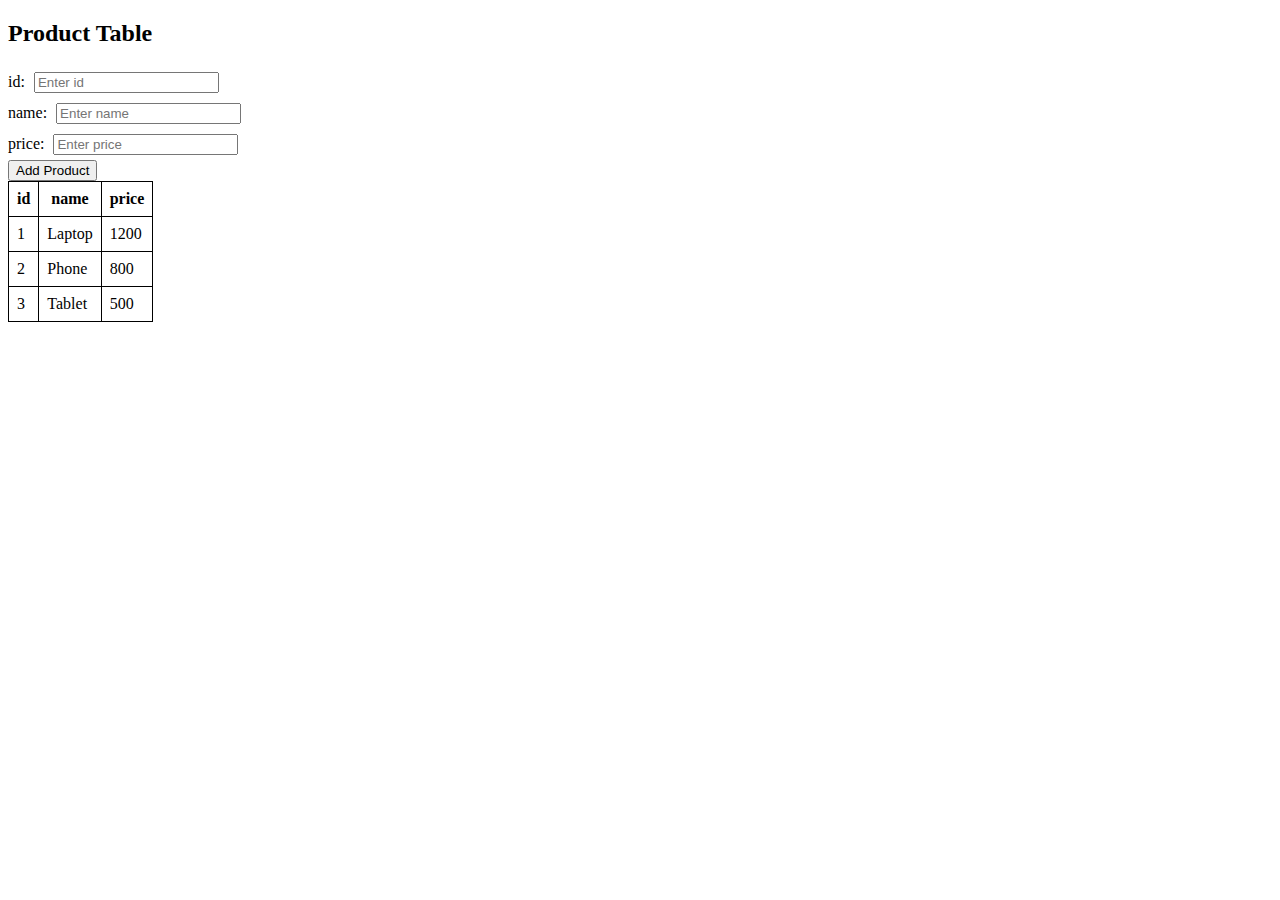
<file: project/screens/test.html>
<!DOCTYPE html>
<html lang="en">
  <head>
    <meta charset="UTF-8" />
    <title>Dynamic Table & Form</title>
    <style>
      table,
      th,
      td {
        border: 1px solid black;
        border-collapse: collapse;
        padding: 8px;
      }
      input {
        margin: 5px;
      }
      .error {
        color: red;
        font-size: 0.8em;
      }
    </style>
  </head>
  <body>
    <h2>Product Table</h2>
    <div id="formContainer"></div>
    <div id="tableContainer"></div>

    <script>
      // 1. Define your class
      class Product {
        constructor(id, name, price) {
          this.id = id;
          this.name = name;
          this.price = price;
        }
      }

      // 2. Sample data
      const products = [
        new Product(1, "Laptop", 1200),
        new Product(2, "Phone", 800),
        new Product(3, "Tablet", 500),
      ];

      // 3. Regex validation patterns per field
      const fieldValidators = {
        id: /^\d+$/, // Only digits
        name: /^[a-zA-Z ]{2,30}$/, // Letters and spaces
        price: /^\d+(\.\d{1,2})?$/, // Digits, optional decimal
      };

      // 4. Create dynamic form
      function generateForm(containerId, classArray, onSubmit) {
        const container = document.getElementById(containerId);
        container.innerHTML = "";

        if (!classArray.length) return;

        const sample = classArray[0];
        const fields = Object.keys(sample);

        const form = document.createElement("form");
        form.id = "productForm";

        fields.forEach((field) => {
          const input = document.createElement("input");
          input.name = field;
          input.placeholder = `Enter ${field}`;
          input.required = true;
          input.pattern = fieldValidators[field].source;
          console.log(fieldValidators[field].source);

          const label = document.createElement("label");
          label.textContent = `${field}: `;
          label.appendChild(input);
          form.appendChild(label);
          form.appendChild(document.createElement("br"));
        });

        const submitBtn = document.createElement("button");
        submitBtn.textContent = "Add " + sample.constructor.name;
        submitBtn.type = "submit";
        form.appendChild(submitBtn);

        const errorDiv = document.createElement("div");
        errorDiv.className = "error";
        form.appendChild(errorDiv);

        form.addEventListener("submit", function (e) {
          e.preventDefault();
          errorDiv.textContent = "";

          const formData = new FormData(form);
          const values = {};

          let isValid = true;
          for (let [key, value] of formData.entries()) {
            const regex = fieldValidators[key];
            if (!regex.test(value)) {
              isValid = false;
              errorDiv.textContent = `Invalid value for ${key}`;
              break;
            }
            values[key] =
              key === "price" || key === "id" ? parseFloat(value) : value;
          }

          if (isValid) {
            const newProduct = new Product(
              values.id,
              values.name,
              values.price
            );
            onSubmit(newProduct);
            form.reset();
          }
        });

        container.appendChild(form);
      }

      // 5. Create dynamic table
      function generateTable(classArray, containerId) {
        const container = document.getElementById(containerId);
        container.innerHTML = "";

        if (!classArray.length) {
          container.innerHTML = "<p>No data</p>";
          return;
        }

        const table = document.createElement("table");

        // Table header
        const headers = Object.keys(classArray[0]);
        const thead = document.createElement("thead");
        const headerRow = document.createElement("tr");
        headers.forEach((header) => {
          const th = document.createElement("th");
          th.textContent = header;
          headerRow.appendChild(th);
        });
        thead.appendChild(headerRow);
        table.appendChild(thead);

        // Table body
        const tbody = document.createElement("tbody");
        classArray.forEach((obj) => {
          const row = document.createElement("tr");
          headers.forEach((key) => {
            const td = document.createElement("td");
            td.textContent = obj[key];
            row.appendChild(td);
          });
          tbody.appendChild(row);
        });

        table.appendChild(tbody);
        container.appendChild(table);
      }

      // 6. Run everything
      generateForm("formContainer", products, (newItem) => {
        products.push(newItem);
        generateTable(products, "tableContainer");
      });
      generateTable(products, "tableContainer");
    </script>
  </body>
</html>
</file>
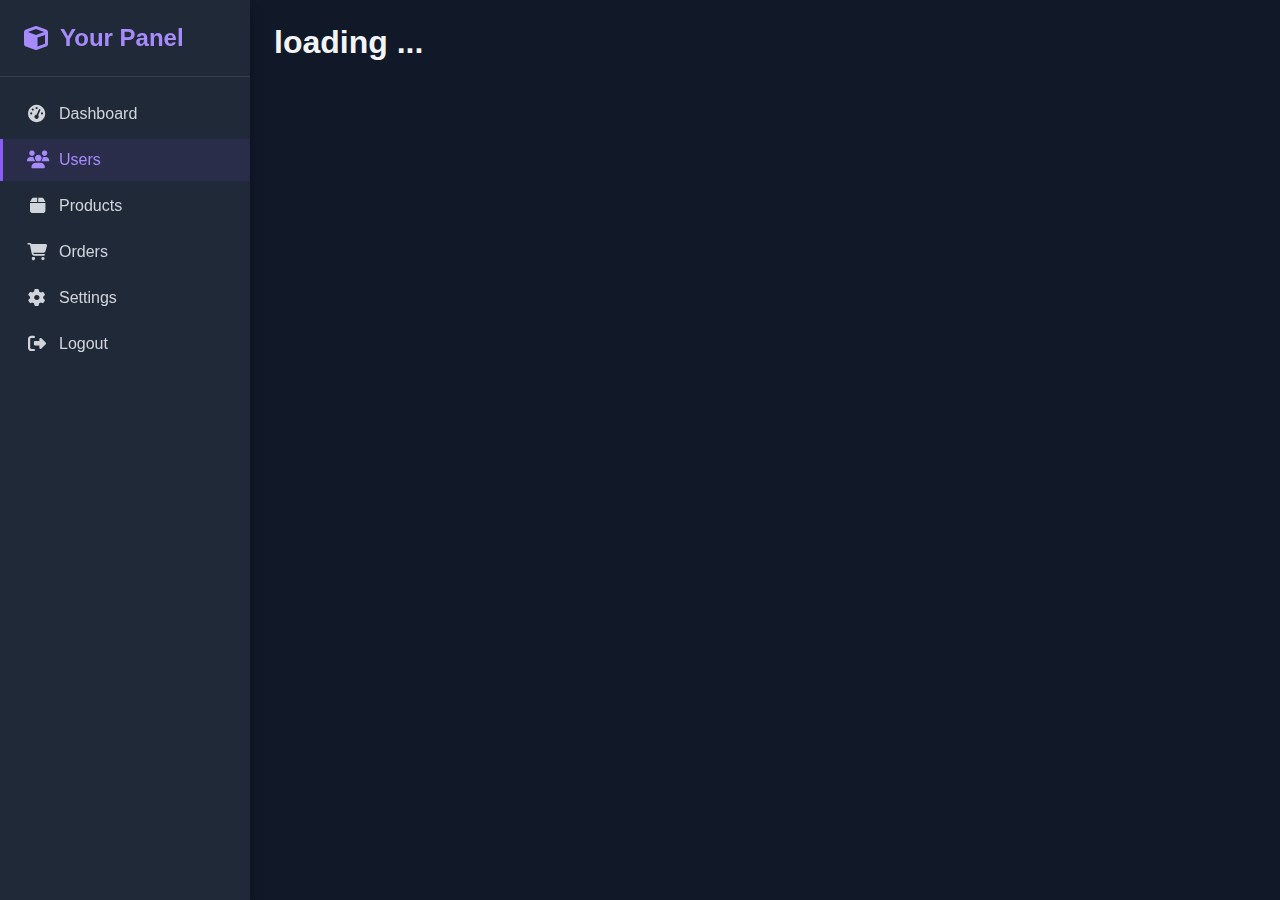
<file: project/screens/panel/adminP.html>
<!DOCTYPE html>
<html lang="en">
  <head>
    <meta charset="UTF-8" />
    <meta name="viewport" content="width=device-width, initial-scale=1.0" />
    <title>Admin Panel - Users Management</title>
    <link rel="stylesheet" href="../../static/css/adminP.css" />
    <script type="module" src="../../static/js/panel/panel.js"></script>
    <!-- Icon font -->
    <link
      rel="stylesheet"
      href="https://cdnjs.cloudflare.com/ajax/libs/font-awesome/6.4.0/css/all.min.css"
    />
  </head>
  <body>
    <!-- Sidebar -->
    <aside class="sidebar">
      <div class="sidebar-header">
        <div class="sidebar-logo">
          <i class="fas fa-cube"></i>
          <span>Your Panel</span>
        </div>
      </div>
      <ul class="nav-menu">
        <li class="nav-item">
          <div id="Dashboard" href="#" class="nav-link">
            <i class="fas fa-tachometer-alt"></i>
            <span>Dashboard</span>
          </div>
        </li>
        <li class="nav-item">
          <div id="users" class="nav-link active">
            <i class="fas fa-users"></i>
            <span>Users</span>
          </div>
        </li>
        <li class="nav-item">
          <div id="products" class="nav-link">
            <i class="fas fa-box"></i>
            <span>Products</span>
          </div>
        </li>
        <li class="nav-item">
          <div id="orders" class="nav-link">
            <i class="fas fa-shopping-cart"></i>
            <span>Orders</span>
          </div>
        </li>
        <li class="nav-item">
          <div id="Settings" class="nav-link">
            <i class="fas fa-cog"></i>
            <span>Settings</span>
          </div>
        </li>
        <li class="nav-item">
          <div id="logOut" class="nav-link">
            <i class="fas fa-sign-out-alt"></i>
            <span>Logout</span>
          </div>
        </li>
      </ul>
    </aside>
    <main class="main-content">
      <div id="mainNavigation"><h1>loading ...</h1></div>
    </main>
  </body>
</html>
</file>
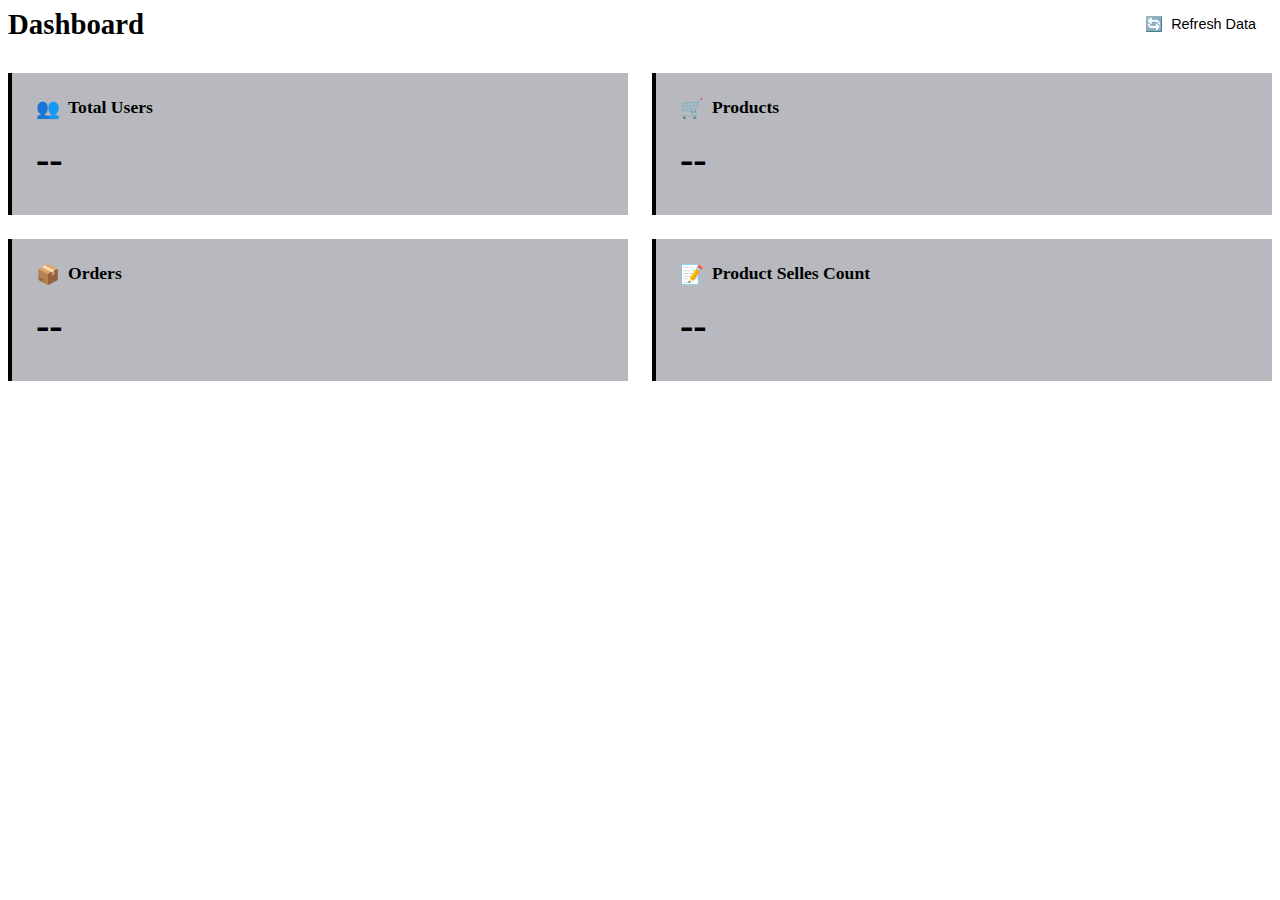
<file: project/screens/panel/dashboard.html>
<!DOCTYPE html>
<html lang="en">
  <head>
    <meta charset="UTF-8" />
    <meta name="viewport" content="width=device-width, initial-scale=1.0" />
    <title>Dashboard | Sellers Platform</title>
    <script type="module" src="../../static/js/panel/dashboard.js"></script>
    <style>
      .dashboard-header {
        margin-bottom: 2rem;
        display: flex;
        justify-content: space-between;
        align-productsellescount: center;
      }

      .dashboard-header h1 {
        color: var(--text-primary);
        font-size: 1.8rem;
        margin: 0;
      }

      .stats-grid {
        display: grid;
        grid-template-columns: repeat(2, 1fr);
        gap: 1.5rem;
        margin-bottom: 2rem;
      }

      @media (max-width: 768px) {
        .stats-grid {
          grid-template-columns: 1fr;
        }
      }

      .stat-card {
        background-color: rgba(15, 23, 42, 0.3);
        border-radius: var(--rounded);
        padding: 1.5rem;
        transition: transform 0.3s ease, box-shadow 0.3s ease;
        border-left: 4px solid;
      }

      .stat-card:hover {
        transform: translateY(-5px);
        box-shadow: 0 10px 15px -3px rgba(0, 0, 0, 0.1);
      }

      .stat-card.users {
        border-left-color: var(--primary-color);
      }

      .stat-card.products {
        border-left-color: var(--success-color);
      }

      .stat-card.orders {
        border-left-color: var(--warning-color);
      }

      .stat-card.productSellesCount {
        border-left-color: var(--info-color);
      }

      .stat-card h2 {
        font-size: 1.1rem;
        color: var(--text-secondary);
        margin-top: 0;
        margin-bottom: 1rem;
        display: flex;
        align-productsellescount: center;
      }

      .stat-card h2 span {
        margin-right: 0.5rem;
        font-size: 1.2rem;
      }

      .stat-value {
        font-size: 2.5rem;
        font-weight: bold;
        margin-bottom: 0.5rem;
      }

      .stat-change {
        font-size: 0.9rem;
        display: flex;
        align-productsellescount: center;
      }

      .stat-change.positive {
        color: var(--success-color);
      }

      .stat-change.negative {
        color: var(--error-color);
      }

      .refresh-btn {
        padding: 0.5rem 1rem;
        border: none;
        border-radius: var(--rounded);
        background-color: var(--primary-color);
        color: var(--white);
        font-size: 0.9rem;
        cursor: pointer;
        transition: background-color 0.3s;
        display: flex;
        align-productsellescount: center;
      }

      .refresh-btn:hover {
        background-color: var(--primary-dark);
      }

      .refresh-btn span {
        margin-right: 0.5rem;
      }
    </style>
  </head>
  <body>
    <div class="dashBody">
      <div class="dashboard-header">
        <h1>Dashboard</h1>
        <button id="refresh-btn" class="refresh-btn">
          <span>🔄</span> Refresh Data
        </button>
      </div>

      <div class="stats-grid">
        <div class="stat-card users">
          <h2><span>👥</span> Total Users</h2>
          <div class="stat-value" id="users-count">--</div>
        </div>

        <div class="stat-card products">
          <h2><span>🛒</span> Products</h2>
          <div class="stat-value" id="products-count">--</div>
        </div>

        <div class="stat-card orders">
          <h2><span>📦</span> Orders</h2>
          <div class="stat-value" id="orders-count">--</div>
        </div>

        <div class="stat-card productSellesCount">
          <h2><span>📝</span> Product Selles Count</h2>
          <div class="stat-value" id="productSellesCount-count">--</div>
        </div>
      </div>
    </div>
  </body>
</html>
</file>
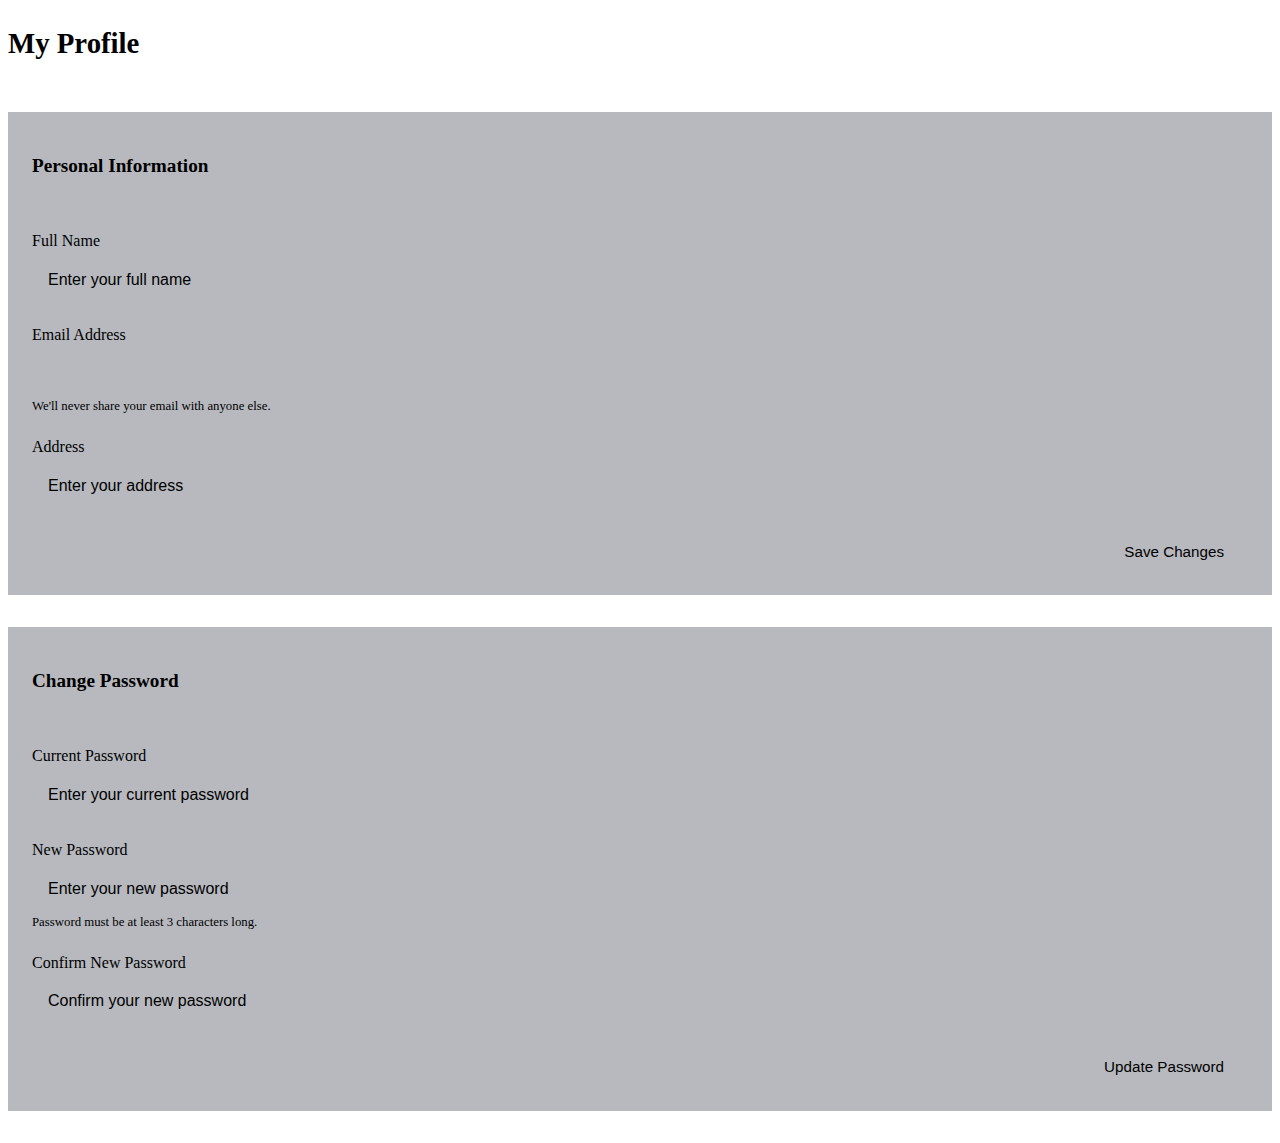
<file: project/screens/panel/settings.html>
<!DOCTYPE html>
<html lang="en">
  <head>
    <meta charset="UTF-8" />
    <meta name="viewport" content="width=device-width, initial-scale=1.0" />
    <title>User Profile | Sellers Platform</title>
    <script type="module" src="../../static/js/panel/settings.js"></script>
    <style>
      .profile-header {
        margin-bottom: 2rem;
        display: flex;
        justify-content: space-between;
        align-items: center;
      }

      .profile-header h1 {
        color: var(--text-primary);
        font-size: 1.8rem;
      }

      .form-group {
        margin-bottom: 1.5rem;
      }

      .form-group label {
        display: block;
        margin-bottom: 0.5rem;
        color: var(--text-primary);
        font-weight: 500;
      }

      .form-control {
        width: 100%;
        padding: 0.8rem 1rem;
        border: 1px solid var(--input-border);
        border-radius: 0.5rem;
        font-size: 1rem;
        transition: all 0.3s ease;
        background-color: var(--input-bg);
        color: var(--text-primary);
      }

      .form-control:focus {
        outline: none;
        border-color: var(--input-focus);
        box-shadow: 0 0 0 3px rgba(99, 102, 241, 0.2);
      }

      .form-control::placeholder {
        color: var(--text-muted);
      }

      .form-section {
        background-color: rgba(15, 23, 42, 0.3);
        padding: 1.5rem;
        border-radius: var(--rounded);
        margin-bottom: 2rem;
      }

      .form-section-header {
        display: flex;
        justify-content: space-between;
        align-items: center;
        margin-bottom: 1.5rem;
        padding-bottom: 0.75rem;
        border-bottom: 1px solid var(--input-border);
      }

      .form-section-header h3 {
        color: var(--text-primary);
        font-size: 1.2rem;
      }

      .btn {
        padding: 0.7rem 1.5rem;
        border: none;
        border-radius: var(--rounded);
        background-color: var(--primary-color);
        color: var(--white);
        font-size: 0.95rem;
        font-weight: 500;
        cursor: pointer;
        transition: background-color 0.3s;
      }

      .btn:hover {
        background-color: var(--primary-dark);
      }

      .form-footer {
        display: flex;
        justify-content: flex-end;
      }

      .field-info {
        font-size: 0.8rem;
        color: var(--text-muted);
        margin-top: 0.25rem;
      }

      .save-indicator {
        display: none;
        align-items: center;
        color: var(--success-color);
        font-size: 0.9rem;
        margin-right: 1rem;
      }

      .save-indicator i {
        margin-right: 0.5rem;
      }

      .error-message {
        color: var(--error-color);
        font-size: 0.85rem;
        margin-top: 0.25rem;
        display: none;
      }

      @media (max-width: 768px) {
        .profile-header {
          flex-direction: column;
          align-items: flex-start;
        }

        .profile-header h1 {
          margin-bottom: 1rem;
        }
      }
    </style>
  </head>
  <body>
    <div class="profile-header">
      <h1>My Profile</h1>
    </div>

    <div class="form-section">
      <div class="form-section-header">
        <h3>Personal Information</h3>
      </div>
      <form id="profile-form">
        <div class="form-group">
          <label for="name">Full Name</label>
          <input
            type="text"
            id="name"
            class="form-control"
            placeholder="Enter your full name"
          />
          <div class="error-message" id="name-error"></div>
        </div>
        <div class="form-group">
          <label for="email">Email Address</label>
          <input type="email" id="email" class="form-control" readonly />
          <div class="field-info">
            We'll never share your email with anyone else.
          </div>
          <div class="error-message" id="email-error"></div>
        </div>
        <div class="form-group">
          <label for="address">Address</label>
          <input
            type="text"
            id="address"
            class="form-control"
            placeholder="Enter your address"
          />
          <div class="error-message" id="address-error"></div>
        </div>
        <div class="form-footer">
          <div class="save-indicator"><i>✓</i> Changes saved successfully!</div>
          <button type="submit" class="btn">Save Changes</button>
        </div>
      </form>
    </div>

    <div class="form-section">
      <div class="form-section-header">
        <h3>Change Password</h3>
      </div>
      <form id="password-form">
        <div class="form-group">
          <label for="current-password">Current Password</label>
          <input
            type="password"
            id="current-password"
            class="form-control"
            placeholder="Enter your current password"
          />
          <div class="error-message" id="current-password-error"></div>
        </div>
        <div class="form-group">
          <label for="new-password">New Password</label>
          <input
            type="password"
            id="new-password"
            class="form-control"
            placeholder="Enter your new password"
          />
          <div class="field-info">
            Password must be at least 3 characters long.
          </div>
          <div class="error-message" id="new-password-error"></div>
        </div>
        <div class="form-group">
          <label for="confirm-password">Confirm New Password</label>
          <input
            type="password"
            id="confirm-password"
            class="form-control"
            placeholder="Confirm your new password"
          />
          <div class="error-message" id="confirm-password-error"></div>
        </div>
        <div class="form-footer">
          <div class="save-indicator password-save-indicator">
            <i>✓</i> Password updated successfully!
          </div>
          <button type="submit" class="btn">Update Password</button>
        </div>
      </form>
    </div>
  </body>
</html>
</file>
<file: project/static/css/index.css>
:root {
  --primary-color: #4f46e5;
  --primary-dark: #4338ca;
  --primary-light: #6366f1;
  --success-color: #22c55e;
  --background: #1e293b;
  --card-bg: #334155;
  --white: #f8fafc;
  --text-primary: #e2e8f0;
  --text-secondary: #cbd5e1;
  --text-muted: #94a3b8;
  --input-bg: #475569;
  --input-border: #64748b;
  --input-focus: #3b82f6;
  --error-color: #ef4444;
  --shadow: 0 4px 6px rgba(0, 0, 0, 0.1), 0 2px 4px rgba(0, 0, 0, 0.06);
  --rounded: 0.5rem;
}

* {
  margin: 0;
  padding: 0;
  box-sizing: border-box;
}

body {
  background-color: var(--background);
  color: var(--text-primary);
  font-family: "Poppins", sans-serif;
}

.navbar {
  display: flex;
  align-items: center;
  padding: 20px;
  background-color: var(--card-bg);
  box-shadow: var(--shadow);
}

nav {
  flex: 1;
  text-align: right;
}

nav ul {
  display: inline-block;
  list-style-type: none;
}

nav ul li {
  display: inline-block;
  margin-right: 20px;
}

nav ul li a {
  text-decoration: none;
  color: var(--text-primary);
}

p {
  color: var(--text-secondary);
}

.container {
  max-width: 1300px;
  margin: auto;
  padding-left: 25px;
  padding-right: 25px;
}

.row {
  display: flex;
  align-items: center;
  flex-wrap: wrap;
  justify-content: space-around;
}

.col-2 {
  flex-basis: 50%;
  min-width: 300px;
}

.col-2 img {
  max-width: 100%;
  padding: 50px 0;
}

.col-2 h1 {
  font-size: 50px;
  line-height: 60px;
  margin: 25px 0;
  color: var(--text-primary);
}

.btn {
  display: inline-block;
  background: var(--primary-color);
  color: var(--white);
  padding: 8px 30px;
  margin: 30px 0;
  border-radius: var(--rounded);
  transition: background 0.5s;
}

.btn:hover {
  background: var(--primary-dark);
}

.header {
  background: var(--card-bg);
}

.header .row {
  margin-top: 70px;
}

/* Categories */
.categories {
  margin: 70px 0;
}

.col-3 {
  flex-basis: 30%;
  min-width: 250px;
  margin-bottom: 30px;
}

.col-3 img {
  width: 100%;
}

.small-container {
  max-width: 1080px;
  margin: auto;
  padding-left: 25px;
  padding-right: 25px;
}

/* Featured Products */
.col-4 {
  flex-basis: 25%;
  padding: 10px;
  min-width: 200px;
  margin-bottom: 50px;
  transition: transform 0.5s;
}

.col-4 img {
  width: 100%;
}

.title {
  text-align: center;
  margin: 0 auto 80px;
  position: relative;
  color: var(--text-primary);
}

.title::after {
  content: "";
  background: var(--primary-color);
  width: 130px;
  height: 5px;
  border-radius: 5px;
  position: absolute;
  bottom: -12px;
  left: 50%;
  transform: translateX(-50%);
}

h4 {
  color: var(--text-primary);
  font-weight: normal;
}

.col-4 p {
  font-size: 14px;
}

.rating .fa {
  color: var(--primary-color);
}

.col-4:hover {
  transform: translateY(-5px);
}

/* Offer */
.offer {
  background: var(--card-bg);
  margin-top: 80px;
  padding: 30px 0;
}

.col-2 .offer-img {
  padding: 50px;
}

.offer .col-2 h2 {
  font-size: 40px;
  margin: 20px 0;
}

small {
  color: var(--text-secondary);
}

/* Testimonial */
.testimonial {
  margin-top: 100px;
}

.testimonial .col-3 {
  text-align: center;
  padding: 40px 20px;
  cursor: pointer;
  transition: transform 0.5s;
  background-color: var(--card-bg);
  border-radius: var(--rounded);
  color: var(--text-primary);
}

.testimonial .col-3 img {
  width: 130px;
  margin-top: 20px;
  border-radius: 50%;
}

.testimonial .col-3:hover {
  transform: translateY(-10px);
}

.fa.fa-quote-left {
  font-size: 34px;
  color: var(--primary-color);
}

.col-3 p {
  font-size: 12px;
  margin: 12px 0;
  color: var(--text-secondary);
}

.testimonial .col-3 h3 {
  font-weight: 600;
  color: var(--text-primary);
  font-size: 16px;
}

/* Brands */
.brands {
  margin: 100px auto;
}

.col-5 {
  width: 160px;
}

.col-5 img {
  width: 100%;
  cursor: pointer;
  filter: grayscale(100%);
}

.col-5 img:hover {
  filter: grayscale(0);
}

/* Footer */
.footer {
  background: var(--card-bg);
  color: var(--text-muted);
  font-size: 14px;
  padding: 30px 0 20px;
}

.social-media {
  display: flex;
  justify-content: center;
  gap: 50px;
  margin-bottom: 10px;
}

.social-icon {
  color: var(--text-primary);
  font-size: 30px;
  transition: color 0.3s ease, transform 0.5s;
}

.social-icon:hover {
  color: var(--primary-color);
  transform: translateY(-6px);
}

.footer hr {
  border: none;
  background: var(--text-muted);
  height: 1px;
  margin: 20px 0;
}

.copyright {
  text-align: center;
  color: var(--text-muted);
}

.footer-col-1 {
  flex-basis: 30%;
}

.footer-col-2 {
  flex: 1;
  text-align: center;
}

.footer-col-2 img {
  width: 180px;
  margin-bottom: 20px;
}

.footer-col-3,
.footer-col-4 {
  flex-basis: 12%;
  text-align: center;
}

ul {
  list-style-type: none;
}

.app-logo {
  margin-top: 20px;
}

.app-logo img {
  width: 140px;
}

.footer hr {
  border: none;
  background: var(--text-muted);
  height: 1px;
  margin: 20px 0;
}

.copyright {
  text-align: center;
}

.menu-icon {
  width: 28px;
  margin-left: 20px;
  display: none;
}

.cart-container {
  margin-left: 1rem;
  position: relative;
}

.cart-link {
  display: flex;
  align-items: center;
  color: var(--text-primary);
  font-size: 1.25rem;
  text-decoration: none;
  transition: color 0.3s ease;
}

.cart-link:hover {
  color: var(--primary-color);
}

.cart-count {
  position: absolute;
  top: -8px;
  right: -8px;
  background-color: var(--primary-color);
  color: var(--white);
  font-size: 0.75rem;
  font-weight: 600;
  padding: 2px 6px;
  border-radius: 50%;
  min-width: 18px;
  height: 18px;
  display: flex;
  align-items: center;
  justify-content: center;
}

.login-btn {
  display: flex;
  align-items: center;
  gap: 0.5rem;
  color: var(--text-primary);
  font-weight: 500;
  transition: color 0.3s ease;
}

.login-btn:hover {
  color: var(--primary-color);
}

.login-btn i {
  font-size: 1.1rem;
}

/* Media Queries */
@media only screen and (max-width: 800px) {
  nav ul {
    position: absolute;
    top: 70px;
    left: 0;
    background: var(--card-bg);
    width: 100%;
    overflow: hidden;
    transition: max-height 0.5s;
  }

  nav ul li {
    display: block;
    margin-right: 50px;
    margin-top: 10px;
    margin-bottom: 10px;
  }

  nav ul li a {
    color: var(--text-primary);
  }

  .menu-icon {
    display: block;
    cursor: pointer;
  }

  .cart-container {
    margin-right: 3rem;
  }
}

@media only screen and (max-width: 600px) {
  .row {
    text-align: center;
  }

  .col-2,
  .col-3,
  .col-4 {
    flex-basis: 100%;
  }
}
li{
  cursor: pointer;
}
</file>
<file: project/static/css/about.css>
/* Import base styles */
@import url("index.css");

/* About Page Styles */
.about-container {
  padding: 50px 0;
  background: var(--bg-light);
}

.about-container .col-2 {
  padding: 20px;
}

.about-container h1 {
  font-size: 48px;
  margin-bottom: 20px;
  color: var(--text-primary);
}

.about-content {
  margin-top: 60px;
  text-align: center;
}

.section {
  max-width: 800px;
  margin: 0 auto 60px;
}

.section h2 {
  color: var(--text-primary);
  margin-bottom: 20px;
  font-size: 32px;
}

.section p {
  color: var(--text-secondary);
  line-height: 1.6;
  font-size: 16px;
}

/* Features Section */
.features {
  margin-top: 60px;
  justify-content: center;
  gap: 30px;
}

.about-container .container .about-content .row.features .col-3 {
  text-align: center;
  padding: 30px;
  background: var(--card-bg);
  border-radius: var(--rounded);
  box-shadow: var(--shadow);
  transition: transform 0.3s ease;
}

.about-container .container .about-content .row.features .col-3:hover {
  transform: translateY(-10px);
}

.col-3 i {
  font-size: 40px;
  color: var(--primary-color);
  margin-bottom: 20px;
}

.col-3 h3 {
  color: var(--text-primary);
  margin-bottom: 15px;
  font-size: 20px;
}

.col-3 p {
  color: var(--text-secondary);
  font-size: 14px;
}

/* Responsive Design */
@media screen and (max-width: 800px) {
  .about-container h1 {
    font-size: 36px;
  }

  .about-container .row {
    flex-direction: column;
  }

  .about-container .col-2 {
    text-align: center;
  }

  .features {
    flex-direction: column;
    gap: 20px;
  }

  .col-3 {
    margin: 0 20px;
  }
}
</file>
<file: project/static/css/products.css>
/* Import base styles */
@import url("index.css");

/* Products Section */
.row-2 {
  justify-content: space-between;
  margin: 50px auto 50px;
}

.filter-sort {
  display: flex;
  gap: 20px;
}
.products-container .filters{
  display: flex;
 gap: 10px;/* margin-left: 8px; */
}
select {
  padding: 8px 15px;
  border: 1px solid var(--input-border);
  background: var(--input-bg);
  color: var(--text-primary);
  border-radius: var(--rounded);
  cursor: pointer;
}

select:focus {
  outline: none;
  border-color: var(--primary-color);
}

.product-card {
  background: var(--card-bg);
  padding: 15px;
  border-radius: var(--rounded);
  box-shadow: var(--shadow);
  transition: transform 0.3s ease;
  cursor: pointer;
  height: 100%;
  display: flex;
  flex-direction: column;
}

.product-card:hover {
  transform: translateY(-5px);
}

.product-card img {
  max-height: 120px;
  object-fit: cover;
  width: 100%;
  border-radius: var(--rounded);
  margin-bottom: 10px;
}

.product-card h4 {
  color: var(--text-primary);
  margin: 10px 0;
  font-size: 16px;
}

.product-card .price {
  color: var(--primary-color);
  font-weight: 600;
  margin: 10px 0;
}

.product-card .rating {
  color: var(--primary-color);
}

.product-details {
  margin-top: auto;
  display: flex;
  justify-content: space-between;
  align-items: center;
  gap: 10px;
}

.price {
  color: var(--primary-color);
  font-weight: 600;
  font-size: 1.1em;
}

.add-to-cart-btn {
  background: var(--primary-color);
  color: white;
  border: none;
  padding: 8px 15px;
  border-radius: var(--rounded);
  cursor: pointer;
  transition: background 0.3s ease;
  display: flex;
  align-items: center;
  gap: 5px;
}

.add-to-cart-btn:hover {
  background: var(--primary-dark);
}

.add-to-cart-btn i {
  font-size: 0.9em;
}

/* Notification */
.notification {
  position: fixed;
  bottom: 20px;
  right: 20px;
  background: var(--success-color);
  color: white;
  padding: 12px 24px;
  border-radius: var(--rounded);
  box-shadow: var(--shadow);
  animation: slideIn 0.3s ease-out forwards;
  z-index: 1000;
}

@keyframes slideIn {
  from {
    transform: translateX(100%);
    opacity: 0;
  }
  to {
    transform: translateX(0);
    opacity: 1;
  }
}

/* Pagination */
#pagination {
  display: flex;
  justify-content: center;
  align-items: center;
  margin: 40px 0;
  gap: 20px;
}

.page-numbers {
  display: flex;
  gap: 12px;
}

.page-btn {
  min-width: 40px;
  height: 40px;
  background: var(--card-bg);
  border: 1px solid var(--input-border);
  color: var(--text-primary);
  border-radius: var(--rounded);
  cursor: pointer;
  transition: all 0.3s ease;
}

.page-btn:hover:not(.disabled),
.page-btn.active {
  background: var(--primary-color);
  color: white;
  border-color: var(--primary-color);
}

.page-btn.disabled {
  opacity: 0.5;
  cursor: not-allowed;
}

.ellipsis {
  color: var(--text-secondary);
  padding: 0 5px;
  user-select: none;
}

/* Responsive Design */
@media screen and (max-width: 800px) {
  .filter-sort {
    flex-direction: column;
    gap: 10px;
  }

  select {
    width: 100%;
  }

  .row-2 {
    flex-direction: column;
    gap: 20px;
    text-align: center;
  }

  .filters {
    flex-direction: column;
    gap: 10px;
  }

  .search-container {
    max-width: 100%;
  }
}

@media screen and (max-width: 600px) {
  .pagination {
    flex-direction: column;
    gap: 10px;
  }

  .product-details {
    flex-direction: column;
    text-align: center;
  }

  .add-to-cart-btn {
    width: 100%;
    justify-content: center;
  }
}

/* Search Enhancement */
.search-container {
  position: relative;
  max-width: 300px;
  width: 100%;
}

#searchInput {
  width: 100%;
  padding: 10px 40px 10px 15px;
  border: 1px solid var(--input-border);
  border-radius: var(--rounded);
  background: var(--input-bg);
  color: var(--text-primary);
  transition: border-color 0.3s ease;
}

#searchInput:focus {
  outline: none;
  border-color: var(--primary-color);
}

#searchBtn {
  position: absolute;
  right: 10px;
  top: 50%;
  transform: translateY(-50%);
  background: none;
  border: none;
  color: var(--text-secondary);
  cursor: pointer;
  transition: color 0.3s ease;
}

#searchBtn:hover {
  color: var(--primary-color);
}

/* Cart Page Styles */
.cart-page {
  padding: 40px 0;
}

.cart-items {
  margin-bottom: 30px;
}

.cart-item {
  display: grid;
  grid-template-columns: 100px 2fr 1fr 1fr auto;
  align-items: center;
  gap: 20px;
  padding: 20px;
  background: var(--card-bg);
  border-radius: var(--rounded);
  margin-bottom: 15px;
}

.cart-item img {
  width: 100px;
  height: 100px;
  object-fit: cover;
  border-radius: var(--rounded);
}

.cart-item-info h4 {
  margin: 0 0 5px;
  color: var(--text-primary);
}

.cart-item-price {
  color: var(--primary-color);
  font-weight: 600;
}

.quantity-controls {
  display: flex;
  align-items: center;
  gap: 10px;
}

.quantity-controls button {
  background: var(--card-bg);
  border: 1px solid var(--input-border);
  color: var(--text-primary);
  width: 30px;
  height: 30px;
  border-radius: var(--rounded);
  cursor: pointer;
  transition: all 0.3s ease;
}

.quantity-controls button:hover {
  background: var(--primary-color);
  color: white;
  border-color: var(--primary-color);
}

.quantity-controls span {
  min-width: 30px;
  text-align: center;
}

.remove-item {
  background: none;
  border: none;
  color: var(--danger-color);
  cursor: pointer;
  transition: opacity 0.3s ease;
}

.remove-item:hover {
  opacity: 0.7;
}

.cart-summary {
  display: flex;
  justify-content: flex-end;
  gap: 30px;
  margin-top: 40px;
}

.cart-total {
  background: var(--card-bg);
  padding: 20px;
  border-radius: var(--rounded);
  min-width: 300px;
}

.cart-total h3 {
  margin: 0 0 15px;
  color: var(--text-primary);
}

.cart-total table {
  width: 100%;
}

.cart-total td {
  padding: 10px 0;
}

.cart-total td:last-child {
  text-align: right;
  font-weight: 500;
}

.cart-total .total {
  border-top: 1px solid var(--input-border);
  font-weight: 600;
  color: var(--primary-color);
}

.cart-actions {
  display: flex;
  flex-direction: column;
  gap: 10px;
}

.btn-secondary {
  background: var(--card-bg);
  color: var(--text-primary);
  border: 1px solid var(--input-border);
}

.btn-secondary:hover {
  background: var(--danger-color);
  color: white;
  border-color: var(--danger-color);
}

@media screen and (max-width: 768px) {
  .cart-item {
    grid-template-columns: 80px 1fr;
    gap: 15px;
  }

  .cart-item-price,
  .quantity-controls {
    margin-top: 10px;
  }

  .remove-item {
    grid-column: 2;
    justify-self: end;
  }

  .cart-summary {
    flex-direction: column;
  }

  .cart-total {
    min-width: 100%;
  }
}
</file>
<file: project/static/css/cart.css>
/* Import base styles */
@import url("products.css");
@import url("index.css");

.cart-page {
    margin: 80px auto;
    max-width: 1200px;
    padding: 0 20px;
}


/* Cart Items */
.cart-item {
    display: grid;
    grid-template-columns: 100px 2fr 1fr 1fr auto;
    align-items: center;
    gap: 20px;
    border-bottom: 1px solid #eee;
}

.cart-item img {
    height: 100px;
    object-fit: cover;
    border-radius: var(--rounded);
}

.cart-item-info h4 {
    margin: 0 0 8px;
    color: var(--text-primary);
}

.cart-item-info .category {
    color:var(  --text-muted);
    font-size: 0.9em;
}

.cart-item-price {
    font-size: 1.2rem;
    font-weight: bold;
    color:var(--primary-light);
}
.cart-item .remove-item{
    font-size: 1.2rem;
}
/* Quantity Controls */
.quantity-controls {
    display: flex;
    align-items: center;
    gap: 10px;
}

.quantity-controls button {
    background: var( --primary-dark);
    border: none;
    width: 30px;
    height: 30px;
    border-radius: 4px;
    cursor: pointer;
    transition: background 0.2s;
}

.quantity-controls button:hover {
    background: var(--text-muted);
}

.quantity-controls span {
    min-width: 20px;
    text-align: center;
}

/* Remove Item Button */
.remove-item {
    background: none;
    border: none;
    color: #ff3333;
    cursor: pointer;
    padding: 8px;
}

.remove-item:hover {
    color: #cc0000;
}

/* Empty Cart */
.empty-cart {
    text-align: center;
    padding: 40px;
    color: var( --error-color);
}
.empty-cart p{
    margin-top: 10px;
}
.empty-cart a {
    color: var(  --primary-light);
}
/* Cart Summary */
.cart-page .small-container .cart-summary{
    display: flex;
    justify-content: space-evenly;
}
.cart-page .small-container .cart-total{
    width: 60%;
    margin-top: 30px;
    padding: 20px;
}

.summary-row {
    display: flex;
    justify-content: space-between;
    margin-bottom: 10px;
}

.summary-row.total {
    border-top: 2px solid #ddd;
    padding-top: 10px;
    font-weight: bold;
    font-size: 1.2em;
}
.cart-summary .cart-total .total{
    color: var( --primary-light);
    font-size: 1.8rem;
}

/* Cart Actions */
.cart-actions {
    display: flex;
    flex-basis: 30%;
    justify-content: center;
    margin-top: 20px;
}

#clear-cart, #checkout {
    padding: 12px 24px;
    border: none;
    border-radius: 4px;
    cursor: pointer;
    font-weight: bold;
    transition: background 0.2s;
}

#clear-cart {
    background: #f4f4f4;
    color: #666;
}

#clear-cart:hover {
    color: var(--white);
    background: var(--error-color);
}

#checkout {
    background:var(--primary-dark);
    color: white;
}

#checkout:hover {
    background:var(--text-muted) ;
}

/* Responsive Design */
@media (max-width: 768px) {
    .cart-item {
        grid-template-columns: 80px 1fr;
        gap: 15px;
    }
    
    .cart-item-price {
        grid-column: 2;
    }
    
    .quantity-controls {
        grid-column: 2;
    }
    
    .remove-item {
        grid-column: 1/3;
        justify-self: center;
    }
    
    .cart-actions {
        flex-direction: column;
    }
    
    #clear-cart, #checkout {
        width: 100%;
    }
}


@media (max-width: 768px) {
    .footer-content {
        grid-template-columns: repeat(2, 1fr);
    }
}

@media (max-width: 480px) {
    .footer-content {
        grid-template-columns: 1fr;
    }
}
</file>
<file: project/static/css/contact.css>
/* Import base styles */
@import url("index.css");

/* Hero Section */
.hero-section {
  position: relative;
  height: 300px;
  background: linear-gradient(rgba(0, 0, 0, 0.6), rgba(0, 0, 0, 0.6)),
    url("../images/image1.png");
  background-size: cover;
  background-position: center;
  display: flex;
  align-items: center;
  justify-content: center;
  text-align: center;
  color: white;
  margin-bottom: 60px;
}

.hero-content {
  max-width: 800px;
  padding: 20px;
}

.hero-content h1 {
  font-size: 48px;
  margin-bottom: 20px;
  animation: fadeInDown 0.8s ease;
}

.hero-content p {
  font-size: 18px;
  opacity: 0.9;
  animation: fadeInUp 0.8s ease;
}

/* Navbar Styles */
.navbar {
  display: flex;
  align-items: center;
  padding: 20px;
  background-color: var(--card-bg);
  box-shadow: var(--shadow);
}

.login-btn {
  display: flex;
  align-items: center;
  gap: 8px;
  color: var(--text-primary);
  text-decoration: none;
  margin-left: 20px;
  transition: color 0.3s ease;
}

.login-btn:hover {
  color: var(--primary-color);
}

/* Contact Container */
.contact-container {
  max-width: 1200px;
  margin: 0 auto;
  padding: 0 20px 60px;
}

.row {
  display: flex;
  gap: 40px;
  flex-wrap: wrap;
}

/* Contact Info Section */
.contact-info {
  flex: 1;
  min-width: 300px;
  background: var(--card-bg);
  padding: 40px 20px;
  border-radius: var(--rounded);
  box-shadow: var(--shadow);
  animation: slideInLeft 0.8s ease;
}

.info-header {
  margin-bottom: 40px;
}

.info-header h2 {
  color: var(--text-primary);
  font-size: 28px;
  margin-bottom: 10px;
}

.info-header p {
  color: var(--text-secondary);
}

.info-items {
  display: flex;
  flex-direction: column;
  gap: 30px;
}

.info-item {
  display: flex;
  align-items: flex-start;
  gap: 20px;
  transition: transform 0.3s ease;
}

.info-item:hover {
  transform: translateX(10px);
}

.icon-circle {
  width: 50px;
  height: 50px;
  background: var(--primary-color);
  border-radius: 50%;
  display: flex;
  align-items: center;
  justify-content: center;
  flex-shrink: 0;
}

.icon-circle i {
  color: white;
  font-size: 20px;
}

.info-content h3 {
  color: var(--text-primary);
  font-size: 18px;
  margin-bottom: 5px;
}

.info-content p {
  color: var(--text-secondary);
  font-size: 14px;
  line-height: 1.6;
}

.social-info h3 {
  color: var(--text-primary);
  margin-bottom: 20px;
}

/* Contact Form */
.contact-form {
  flex: 1;
  min-width: 400px;
  background: var(--card-bg);
  padding: 40px;
  border-radius: var(--rounded);
  box-shadow: var(--shadow);
  animation: slideInRight 0.8s ease;
}

.form-header {
  text-align: center;
  margin-bottom: 40px;
}

.form-header h2 {
  color: var(--text-primary);
  font-size: 28px;
  margin-bottom: 10px;
}

.form-header p {
  color: var(--text-secondary);
}

.form-row {
  display: flex;
  gap: 20px;
  margin-bottom: 20px;
}

.form-group {
  flex: 1;
  min-width: 200px;
}

.form-group label {
  display: block;
  color: var(--text-primary);
  margin-bottom: 8px;
  font-size: 14px;
}

.input-group {
  position: relative;
}

.input-group i {
  position: absolute;
  left: 15px;
  top: 50%;
  transform: translateY(-50%);
  color: var(--text-muted);
  transition: color 0.3s ease;
}

.form-control {
  width: 100%;
  padding: 12px 15px 12px 45px;
  background: var(--input-bg);
  border: 1px solid var(--input-border);
  border-radius: var(--rounded);
  color: var(--text-primary);
  font-size: 16px;
  transition: all 0.3s ease;
}

.form-control:focus {
  outline: none;
  border-color: var(--primary-color);
  box-shadow: 0 0 0 3px rgba(79, 70, 229, 0.1);
}

.form-control:focus + i {
  color: var(--primary-color);
}

textarea.form-control {
  resize: vertical;
  min-height: 120px;
  padding-top: 15px;
}

.input-group textarea + i {
  top: 20px;
  transform: none;
}

.error-message {
  color: var(--error-color);
  font-size: 12px;
  margin-top: 5px;
  display: none;
}

.error-message.show {
  display: block;
  animation: shake 0.3s ease;
}

.form-footer {
  text-align: center;
  margin-top: 30px;
}

.btn {
  background: var(--primary-color);
  color: white;
  border: none;
  padding: 12px 30px;
  border-radius: var(--rounded);
  font-size: 16px;
  cursor: pointer;
  display: inline-flex;
  align-items: center;
  gap: 10px;
  transition: all 0.3s ease;
}

.btn:hover {
  background: var(--primary-dark);
  transform: translateY(-2px);
}

.btn i {
  transition: transform 0.3s ease;
}

.btn:hover i {
  transform: translateX(5px);
}

/* Map Section */
.map-section {
  margin-top: 60px;
}

.map-section iframe {
  display: block;
  filter: grayscale(1) contrast(1.2);
  transition: filter 0.3s ease;
}

.map-section iframe:hover {
  filter: grayscale(0) contrast(1);
}


/* Animations */
@keyframes fadeInDown {
  from {
    opacity: 0;
    transform: translateY(-20px);
  }
  to {
    opacity: 1;
    transform: translateY(0);
  }
}

@keyframes fadeInUp {
  from {
    opacity: 0;
    transform: translateY(20px);
  }
  to {
    opacity: 1;
    transform: translateY(0);
  }
}

@keyframes slideInLeft {
  from {
    opacity: 0;
    transform: translateX(-30px);
  }
  to {
    opacity: 1;
    transform: translateX(0);
  }
}

@keyframes slideInRight {
  from {
    opacity: 0;
    transform: translateX(30px);
  }
  to {
    opacity: 1;
    transform: translateX(0);
  }
}

@keyframes shake {
  0%,
  100% {
    transform: translateX(0);
  }
  25% {
    transform: translateX(-5px);
  }
  75% {
    transform: translateX(5px);
  }
}

/* Responsive Design */
@media screen and (max-width: 768px) {
  .hero-section {
    height: 250px;
  }

  .hero-content h1 {
    font-size: 36px;
  }

  .hero-content p {
    font-size: 16px;
  }

  .contact-container {
    padding: 0 20px 40px;
  }

  .contact-form,
  .contact-info {
    min-width: 100%;
  }

  .form-row {
    flex-direction: column;
    gap: 20px;
  }

  .form-group {
    min-width: 100%;
  }
}

@media screen and (max-width: 480px) {
  .hero-section {
    height: 200px;
  }

  .hero-content h1 {
    font-size: 28px;
  }

  .hero-content p {
    font-size: 14px;
  }

  .contact-form,
  .contact-info {
    padding: 30px 20px;
  }

  .info-item {
    flex-direction: column;
    align-items: center;
    text-align: center;
    gap: 15px;
  }

  .social-icons {
    flex-wrap: wrap;
  }
}
</file>
<file: project/static/css/login.css>
:root {
    --primary-color: #4f46e5;
    --primary-dark: #4338ca;
    --primary-light: #6366f1;
    --success-color: #22c55e;
    --background: #1e293b;
    --card-bg: #334155;
    --white: #f8fafc;
    --text-primary: #e2e8f0;
    --text-secondary: #cbd5e1;
    --text-muted: #94a3b8;
    --input-bg: #475569;
    --input-border: #64748b;
    --input-focus: #3b82f6;
    --error-color: #ef4444;
    --shadow: 0 4px 6px rgba(0, 0, 0, 0.1), 0 2px 4px rgba(0, 0, 0, 0.06);
    --rounded: 0.5rem;
}

* {
    margin: 0;
    padding: 0;
    box-sizing: border-box;
    font-family: 'Segoe UI', Tahoma, Geneva, Verdana, sans-serif;
}

body {
    background-color: var(--background);
    min-height: 100vh;
    display: flex;
    justify-content: center;
    align-items: center;
    padding: 1.5rem;
    color: var(--text-primary);
    font-family: 'Inter', sans-serif;
    line-height: 1.6;
}

.container {
    display: flex;
    width: 100%;
    max-width: 1000px;
    background-color: var(--card-bg);
    box-shadow: var(--shadow);
    border-radius: var(--rounded);
    overflow: hidden;
}

.image-section {
    flex: 1;
    position: relative;
    overflow: hidden;
    background-color: #0f172a;
    display: flex;
    align-items: center;
    justify-content: center;
}

.image-overlay {
    position: absolute;
    top: 0;
    left: 0;
    width: 100%;
    height: 100%;
    background: linear-gradient(135deg, rgba(79, 70, 229, 0.4) 0%, rgba(124, 58, 237, 0.4) 100%);
    z-index: 1;
}

.image-content {
    position: relative;
    z-index: 2;
    text-align: center;
    padding: 0 2rem;
}

.image-content h2 {
    font-size: 2rem;
    margin-bottom: 1rem;
    color: var(--white);
}

.image-content p {
    color: var(--text-secondary);
    font-size: 1.1rem;
    line-height: 1.6;
}

.login-section {
    flex: 1;
    padding: 2.5rem;
    overflow-y: auto;
    max-height: 700px;
}

.login-header {
    text-align: center;
    margin-bottom: 2rem;
}

.login-header h1 {
    color: var(--text-primary);
    font-size: 1.8rem;
    margin-bottom: 0.5rem;
}

.login-header p {
    color: var(--text-secondary);
}

.form-group {
    margin-bottom: 1.25rem;
}

.form-group label {
    display: block;
    margin-bottom: 0.5rem;
    color: var(--text-primary);
    font-weight: 500;
}

.form-control {
    width: 100%;
    padding: 0.8rem 1rem;
    border: 1px solid var(--input-border);
    border-radius: 0.5rem;
    font-size: 1rem;
    transition: all 0.3s ease;
    background-color: var(--input-bg);
    color: var(--text-primary);
}

.form-control:focus {
    outline: none;
    border-color: var(--input-focus);
    box-shadow: 0 0 0 3px rgba(99, 102, 241, 0.2);
}

.form-control::placeholder {
    color: var(--text-muted);
}

.btn {
    width: 100%;
    padding: 0.8rem;
    border: none;
    border-radius: var(--rounded);
    background-color: var(--primary-color);
    color: var(--white);
    font-size: 1rem;
    font-weight: 500;
    cursor: pointer;
    transition: background-color 0.3s;
}

.btn:hover {
    background-color: var(--primary-dark);
}

.form-footer {
    text-align: center;
    margin-top: 1.5rem;
    color: var(--text-muted);
    font-size: 0.9rem;
}

.form-footer a {
    color: var(--primary-light);
    text-decoration: none;
    font-weight: 500;
}

.form-footer a:hover {
    text-decoration: underline;
}

.error-message {
    color: var(--error-color);
    font-size: 0.85rem;
    margin-top: 0.25rem;
    display: none;
}

.checkbox-group {
    display: flex;
    align-items: flex-start;
    margin-bottom: 1.25rem;
}

.checkbox-group input {
    margin-right: 0.5rem;
    margin-top: 0.25rem;
    width: 1rem;
    height: 1rem;
    accent-color: var(--primary-color);
}

.checkbox-group label {
    color: var(--text-secondary);
    font-size: 0.9rem;
    margin-bottom: 0;
    line-height: 1.4;
}

.brand-icon {
    font-size: 2.8rem;
    margin-bottom: 1rem;
    color: var(--primary-light);
}

.field-info {
    font-size: 0.8rem;
    color: var(--text-muted);
    margin-top: 0.25rem;
}

.image-illustration {
    width: 280px;
    height: 280px;
    margin-bottom: 1.5rem;
    background-image: url("data:image/svg+xml,%3Csvg xmlns='http://www.w3.org/2000/svg' viewBox='0 0 500 500' width='500' height='500'%3E%3Cstyle%3E @keyframes float %7B 0%25 %7Btransform: translateY(0px);%7D 50%25 %7Btransform: translateY(-20px);%7D 100%25 %7Btransform: translateY(0px);%7D %7D .floating %7B animation: float 6s ease-in-out infinite; %7D %3C/style%3E%3Crect width='100%25' height='100%25' fill='%230f172a'/%3E%3Cg%3E%3Ccircle cx='250' cy='250' r='150' fill='%23312e81' opacity='0.5'/%3E%3C/g%3E%3Cg class='floating'%3E%3Ccircle cx='250' cy='250' r='120' fill='%23312e81' opacity='0.7'/%3E%3Ccircle cx='250' cy='250' r='100' fill='%234c1d95' opacity='0.8'/%3E%3Ccircle cx='250' cy='250' r='80' fill='%236d28d9' opacity='0.9'/%3E%3Cpath d='M320 220 L250 180 L180 220 L180 300 L250 340 L320 300 Z' fill='%238b5cf6' stroke='%23a78bfa' stroke-width='2'/%3E%3Cpath d='M250 180 L250 340' stroke='%23c4b5fd' stroke-width='2' opacity='0.7'/%3E%3Cpath d='M180 220 L320 300' stroke='%23c4b5fd' stroke-width='2' opacity='0.4'/%3E%3Cpath d='M320 220 L180 300' stroke='%23c4b5fd' stroke-width='2' opacity='0.4'/%3E%3Crect x='220' y='220' width='60' height='60' fill='%23c4b5fd' opacity='0.3'/%3E%3C/g%3E%3Cg%3E%3Cpath d='M370 150 L390 150 L390 170' stroke='%23a78bfa' stroke-width='3' fill='none'/%3E%3Cpath d='M110 150 L130 150 L130 170' stroke='%23a78bfa' stroke-width='3' fill='none' transform='scale(-1,1) translate(-240,0)'/%3E%3Cpath d='M370 350 L390 350 L390 330' stroke='%23a78bfa' stroke-width='3' fill='none' transform='scale(1,-1) translate(0,-700)'/%3E%3Cpath d='M110 350 L130 350 L130 330' stroke='%23a78bfa' stroke-width='3' fill='none' transform='scale(-1,-1) translate(-240,-700)'/%3E%3C/g%3E%3Ctext x='250' y='400' text-anchor='middle' fill='%23e0e7ff' font-family='Arial' font-size='16' font-weight='bold'%3ESellers Platform%3C/text%3E%3C/svg%3E");
    background-size: contain;
    background-repeat: no-repeat;
    background-position: center;
}

@media (max-width: 768px) {
    .container {
        flex-direction: column;
    }
    
    .image-section {
        display: none;
    }
    
    .login-section {
        padding: 1.5rem;
    }
}
</file>
<file: project/static/css/registration.css>
:root {
    --primary-color: #4f46e5;
    --primary-dark: #4338ca;
    --primary-light: #6366f1;
    --success-color: #22c55e;
    --background: #1e293b;
    --card-bg: #334155;
    --white: #f8fafc;
    --text-primary: #e2e8f0;
    --text-secondary: #cbd5e1;
    --text-muted: #94a3b8;
    --input-bg: #475569;
    --input-border: #64748b;
    --input-focus: #3b82f6;
    --error-color: #ef4444;
    --shadow: 0 4px 6px rgba(0, 0, 0, 0.1), 0 2px 4px rgba(0, 0, 0, 0.06);
    --rounded: 0.5rem;
}

* {
    margin: 0;
    padding: 0;
    box-sizing: border-box;
    font-family: 'Segoe UI', Tahoma, Geneva, Verdana, sans-serif;
}

body {
    background-color: var(--background);
    min-height: 100vh;
    display: flex;
    justify-content: center;
    align-items: center;
    padding: 1.5rem;
    color: var(--text-primary);
    font-family: 'Inter', sans-serif;
    line-height: 1.6;
}

.container {
    display: flex;
    width: 100%;
    max-width: 1000px;
    background-color: var(--card-bg);
    box-shadow: var(--shadow);
    border-radius: var(--rounded);
    overflow: hidden;
}

.image-section {
    flex: 1;
    position: relative;
    overflow: hidden;
    background-color: #0f172a;
    display: flex;
    align-items: center;
    justify-content: center;
}

.image-overlay {
    position: absolute;
    top: 0;
    left: 0;
    width: 100%;
    height: 100%;
    background: linear-gradient(135deg, rgba(79, 70, 229, 0.4) 0%, rgba(124, 58, 237, 0.4) 100%);
    z-index: 1;
}

.image-content {
    position: relative;
    z-index: 2;
    text-align: center;
    padding: 0 2rem;
}

.image-content h2 {
    font-size: 2rem;
    margin-bottom: 1rem;
    color: var(--white);
}

.image-content p {
    color: var(--text-secondary);
    font-size: 1.1rem;
    line-height: 1.6;
}

.registration-section {
    flex: 1;
    padding: 2.5rem;
    overflow-y: auto;
    max-height: 700px;
}

.registration-header {
    text-align: center;
    margin-bottom: 2rem;
}

.registration-header h1 {
    color: var(--text-primary);
    font-size: 1.8rem;
    margin-bottom: 0.5rem;
}

.registration-header p {
    color: var(--text-secondary);
}

.form-group {
    margin-bottom: 1.25rem;
}

.form-group label {
    display: block;
    margin-bottom: 0.5rem;
    color: var(--text-primary);
    font-weight: 500;
}

.form-control {
    width: 100%;
    padding: 0.8rem 1rem;
    border: 1px solid var(--input-border);
    border-radius: 0.5rem;
    font-size: 1rem;
    transition: all 0.3s ease;
    background-color: var(--input-bg);
    color: var(--text-primary);
}

.form-control:focus {
    outline: none;
    border-color: var(--input-focus);
    box-shadow: 0 0 0 3px rgba(99, 102, 241, 0.2);
}

.form-control::placeholder {
    color: var(--text-muted);
}

.btn {
    width: 100%;
    padding: 0.8rem;
    border: none;
    border-radius: var(--rounded);
    background-color: var(--primary-color);
    color: var(--white);
    font-size: 1rem;
    font-weight: 500;
    cursor: pointer;
    transition: background-color 0.3s;
}

.btn:hover {
    background-color: var(--primary-dark);
}

.form-footer {
    text-align: center;
    margin-top: 1.5rem;
    color: var(--text-muted);
    font-size: 0.9rem;
}

.form-footer a {
    color: var(--primary-light);
    text-decoration: none;
    font-weight: 500;
}

.form-footer a:hover {
    text-decoration: underline;
}

.error-message {
    color: var(--error-color);
    font-size: 0.85rem;
    margin-top: 0.25rem;
    display: none;
}

.checkbox-group {
    display: flex;
    align-items: flex-start;
    margin-bottom: 1.25rem;
}

.checkbox-group input {
    margin-right: 0.5rem;
    margin-top: 0.25rem;
    width: 1rem;
    height: 1rem;
    accent-color: var(--primary-color);
}

.checkbox-group label {
    color: var(--text-secondary);
    font-size: 0.9rem;
    margin-bottom: 0;
    line-height: 1.4;
}

.brand-icon {
    font-size: 2.8rem;
    margin-bottom: 1rem;
    color: var(--primary-light);
}

.field-info {
    font-size: 0.8rem;
    color: var(--text-muted);
    margin-top: 0.25rem;
}

.image-illustration {
    width: 280px;
    height: 280px;
    margin-bottom: 1.5rem;
    background-image: url("data:image/svg+xml,%3Csvg xmlns='http://www.w3.org/2000/svg' viewBox='0 0 500 500' width='500' height='500'%3E%3Cstyle%3E @keyframes float %7B 0%25 %7Btransform: translateY(0px);%7D 50%25 %7Btransform: translateY(-20px);%7D 100%25 %7Btransform: translateY(0px);%7D %7D .floating %7B animation: float 6s ease-in-out infinite; %7D %3C/style%3E%3Crect width='100%25' height='100%25' fill='%230f172a'/%3E%3Cg%3E%3Ccircle cx='250' cy='250' r='150' fill='%23312e81' opacity='0.5'/%3E%3C/g%3E%3Cg class='floating'%3E%3Cpath d='M250 120 L350 180 L350 300 L250 360 L150 300 L150 180 Z' fill='none' stroke='%238b5cf6' stroke-width='4' opacity='0.8'/%3E%3Ccircle cx='250' cy='120' r='10' fill='%23c4b5fd'/%3E%3Ccircle cx='350' cy='180' r='10' fill='%23c4b5fd'/%3E%3Ccircle cx='350' cy='300' r='10' fill='%23c4b5fd'/%3E%3Ccircle cx='250' cy='360' r='10' fill='%23c4b5fd'/%3E%3Ccircle cx='150' cy='300' r='10' fill='%23c4b5fd'/%3E%3Ccircle cx='150' cy='180' r='10' fill='%23c4b5fd'/%3E%3C/g%3E%3Cg class='floating' style='animation-delay: -2s;'%3E%3Cpath d='M250 170 L300 200 L300 260 L250 290 L200 260 L200 200 Z' fill='%237c3aed' opacity='0.4'/%3E%3C/g%3E%3Cg%3E%3Cpath d='M175 175 L140 225 L175 275 L250 275 L285 225 L250 175 Z' fill='none' stroke='%23a78bfa' stroke-width='2' opacity='0.6' transform='translate(30, 0)'/%3E%3Cpath d='M275 175 L240 225 L275 275 L350 275 L385 225 L350 175 Z' fill='none' stroke='%23a78bfa' stroke-width='2' opacity='0.3' transform='translate(-30, 0) scale(-1, 1)'/%3E%3C/g%3E%3Cg%3E%3Ctext x='250' y='400' text-anchor='middle' fill='%23e0e7ff' font-family='Arial' font-size='16' font-weight='bold'%3EJoin Our Community%3C/text%3E%3C/g%3E%3C/svg%3E");
    background-size: contain;
    background-repeat: no-repeat;
    background-position: center;
}

@media (max-width: 768px) {
    .container {
        flex-direction: column;
    }
    
    .image-section {
        display: none;
    }
    
    .registration-section {
        padding: 1.5rem;
    }
}
</file>
<file: project/static/css/adminP.css>
:root {
  --primary-color: #8b5cf6;
  --primary-dark: #7c3aed;
  --primary-light: #a78bfa;
  --success-color: #10b981;
  --background: #111827;
  --card-bg: #1f2937;
  --white: #ffffff;
  --text-primary: #f3f4f6;
  --text-secondary: #d1d5db;
  --text-muted: #9ca3af;
  --input-bg: #374151;
  --input-border: #4b5563;
  --input-focus: #6366f1;
  --error-color: #ef4444;
  --shadow: 0 10px 15px -3px rgba(0, 0, 0, 0.3),
    0 4px 6px -2px rgba(0, 0, 0, 0.2);
  --rounded: 0.75rem;
}

* {
  margin: 0;
  padding: 0;
  box-sizing: border-box;
  font-family: "Segoe UI", Tahoma, Geneva, Verdana, sans-serif;
}

body {
  background-color: var(--background);
  min-height: 100vh;
  color: var(--text-primary);
  display: flex;
  overflow-x: hidden;
}

/* Sidebar styles */
.sidebar {
  width: 250px;
  background-color: var(--card-bg);
  height: 100vh;
  position: fixed;
  left: 0;
  top: 0;
  overflow-y: auto;
  transition: all 0.3s ease;
  box-shadow: var(--shadow);
  z-index: 100;
}

.sidebar-header {
  padding: 1.5rem;
  display: flex;
  align-items: center;
  border-bottom: 1px solid rgba(255, 255, 255, 0.1);
}

.sidebar-logo {
  font-size: 1.5rem;
  font-weight: 600;
  color: var(--primary-light);
  display: flex;
  align-items: center;
  gap: 0.75rem;
}

.nav-menu {
  padding: 1rem 0;
  list-style: none;
}

.nav-item {
  margin-bottom: 0.25rem;
  cursor: pointer;
}

.nav-link {
  display: flex;
  align-items: center;
  padding: 0.75rem 1.5rem;
  color: var(--text-secondary);
  text-decoration: none;
  transition: all 0.3s ease;
  border-left: 3px solid transparent;
  gap: 0.75rem;
}

.nav-link:hover {
  background-color: rgba(255, 255, 255, 0.05);
  color: var(--text-primary);
}

.nav-link.active {
  background-color: rgba(139, 92, 246, 0.1);
  color: var(--primary-light);
  border-left: 3px solid var(--primary-color);
}

.nav-link i {
  width: 20px;
  text-align: center;
  font-size: 1.1rem;
}

/* Main content */
.main-content {
  flex: 1;
  margin-left: 250px;
  padding: 1.5rem;
  width: calc(100vw - 250px);
}

.header {
  display: flex;
  justify-content: space-between;
  align-items: center;
  margin-bottom: 2rem;
  padding-bottom: 1rem;
  border-bottom: 1px solid rgba(255, 255, 255, 0.1);
}

.header h1 {
  font-size: 1.75rem;
  color: var(--text-primary);
}

.content-card {
  background-color: var(--card-bg);
  border-radius: var(--rounded);
  box-shadow: var(--shadow);
  padding: 1.5rem;
  margin-bottom: 1.5rem;
}

.table-header {
  display: flex;
  justify-content: space-between;
  align-items: center;
  margin-bottom: 1.5rem;
}

.table-title {
  font-size: 1.25rem;
  color: var(--text-primary);
}

.search-container {
  position: relative;
  width: 300px;
}

#search-input {
  width: 100%;
  padding: 0.6rem 1rem 0.6rem 2.5rem;
  border: 1px solid var(--input-border);
  border-radius: 0.5rem;
  background-color: var(--input-bg);
  color: var(--text-primary);
  font-size: 0.9rem;
}

.search-icon {
  position: absolute;
  left: 0.75rem;
  top: 50%;
  transform: translateY(-50%);
  color: var(--text-muted);
}

.table-container {
  overflow-x: auto;
}

.data-table {
  width: 100%;
  border-collapse: separate;
  border-spacing: 0;
}

.data-table th {
  background-color: rgba(0, 0, 0, 0.2);
  padding: 0.75rem 1rem;
  text-align: left;
  font-weight: 500;
  color: var(--text-muted);
  border-bottom: 1px solid rgba(255, 255, 255, 0.1);
}

.data-table td {
  padding: 0.75rem 1rem;
  border-bottom: 1px solid rgba(255, 255, 255, 0.1);
  color: var(--text-secondary);
}

.data-table tbody tr:hover {
  background-color: rgba(255, 255, 255, 0.03);
}

.data-table tbody tr:last-child td {
  border-bottom: none;
}

/* Action buttons */
.action-btns {
  display: flex;
  gap: 0.5rem;
}

.btn {
  padding: 0.5rem 1rem;
  border: none;
  border-radius: 0.5rem;
  font-size: 0.9rem;
  font-weight: 500;
  cursor: pointer;
  transition: all 0.3s ease;
}

.btn-sm {
  padding: 0.35rem 0.75rem;
  font-size: 0.8rem;
}

.btn-primary {
  background-color: var(--primary-color);
  color: var(--white);
}

.btn-primary:hover {
  background-color: var(--primary-dark);
}

.btn-outline {
  background-color: transparent;
  border: 1px solid var(--input-border);
  color: var(--text-secondary);
}

.btn-outline:hover {
  background-color: rgba(255, 255, 255, 0.05);
}

.btn-success {
  background-color: var(--success-color);
  color: var(--white);
}

.btn-danger {
  background-color: var(--error-color);
  color: var(--white);
}

.btn-icon {
  display: inline-flex;
  align-items: center;
  justify-content: center;
  width: 32px;
  height: 32px;
  padding: 0;
  border-radius: 0.375rem;
}

.btn-icon i {
  font-size: 0.9rem;
}

/* Pagination */
#pagination {
  display: flex;
  justify-content: flex-end;
  margin-top: 1.5rem;
  align-items: center;
  gap: 0.25rem;
}

.page-btn {
  min-width: 32px;
  height: 32px;
  display: flex;
  align-items: center;
  justify-content: center;
  border: 1px solid var(--input-border);
  background-color: transparent;
  color: var(--text-secondary);
  border-radius: 0.375rem;
  transition: all 0.3s ease;
  cursor: pointer;
}

.page-btn:hover {
  background-color: rgba(255, 255, 255, 0.05);
}

.page-btn.active {
  background-color: var(--primary-color);
  color: var(--white);
  border-color: var(--primary-color);
}

/* Modal/Dialog styles */
.modal-backdrop {
  position: fixed;
  top: 0;
  left: 0;
  width: 100%;
  height: 100%;
  background-color: rgba(0, 0, 0, 0.5);
  backdrop-filter: blur(4px);
  z-index: 1000;
  display: flex;
  align-items: center;
  justify-content: center;
  opacity: 0;
  visibility: hidden;
  transition: all 0.3s ease;
}

.modal-backdrop.active {
  opacity: 1;
  visibility: visible;
}

.modal {
  background-color: var(--card-bg);
  border-radius: var(--rounded);
  box-shadow: var(--shadow);
  width: 100%;
  max-width: 500px;
  max-height: 90vh;
  overflow-y: auto;
  transform: translateY(-20px);
  transition: all 0.3s ease;
}

.modal-backdrop.active .modal {
  transform: translateY(0);
}

.modal-header {
  padding: 1.25rem 1.5rem;
  border-bottom: 1px solid rgba(255, 255, 255, 0.1);
  display: flex;
  align-items: center;
  justify-content: space-between;
}

.modal-title {
  font-size: 1.25rem;
  color: var(--text-primary);
  font-weight: 600;
}

.close-modal {
  background: none;
  border: none;
  color: var(--text-muted);
  font-size: 1.5rem;
  cursor: pointer;
  line-height: 1;
}

.modal-body {
  padding: 1.5rem;
}

.modal-footer {
  padding: 1rem 1.5rem;
  border-top: 1px solid rgba(255, 255, 255, 0.1);
  display: flex;
  justify-content: flex-end;
  gap: 0.75rem;
}

/* Form styles */
.form-group {
  margin-bottom: 1.25rem;
}

.form-group label {
  display: block;
  margin-bottom: 0.5rem;
  color: var(--text-secondary);
  font-weight: 500;
}

.form-control {
  width: 100%;
  padding: 0.8rem 1rem;
  border: 1px solid var(--input-border);
  border-radius: 0.5rem;
  font-size: 1rem;
  transition: all 0.3s ease;
  background-color: var(--input-bg);
  color: var(--text-primary);
}

.form-control:focus {
  outline: none;
  border-color: var(--input-focus);
  box-shadow: 0 0 0 3px rgba(99, 102, 241, 0.2);
}

.form-control::placeholder {
  color: var(--text-muted);
}

.error-message {
  color: var(--error-color);
  font-size: 0.85rem;
  margin-top: 0.25rem;
  display: none;
}

.form-select {
  width: 100%;
  padding: 0.8rem 1rem;
  border: 1px solid var(--input-border);
  border-radius: 0.5rem;
  background-color: var(--input-bg);
  color: var(--text-primary);
  font-size: 1rem;
  appearance: none;
  background-image: url("data:image/svg+xml,%3Csvg xmlns='http://www.w3.org/2000/svg' viewBox='0 0 24 24' fill='%239ca3af' width='24' height='24'%3E%3Cpath d='M7 10l5 5 5-5z'/%3E%3C/svg%3E");
  background-repeat: no-repeat;
  background-position: right 0.75rem center;
  background-size: 24px;
}

.checkbox-group {
  display: flex;
  align-items: flex-start;
}

.checkbox-group input {
  margin-right: 0.5rem;
  margin-top: 0.25rem;
  width: 1rem;
  height: 1rem;
  accent-color: var(--primary-color);
}

.checkbox-group label {
  color: var(--text-secondary);
  font-size: 0.9rem;
  margin-bottom: 0;
  line-height: 1.4;
}

@keyframes slideIn {
  to {
    transform: translateX(0);
  }
}

/* Responsive adjustments */
@media (max-width: 992px) {
  .sidebar {
    transform: translateX(-100%);
  }

  .sidebar.active {
    transform: translateX(0);
  }

  .main-content {
    margin-left: 0;
    width: 100%;
  }

  .menu-toggle {
    display: block;
  }
}
.sidebar-header{
  cursor: pointer;
}
</file>
